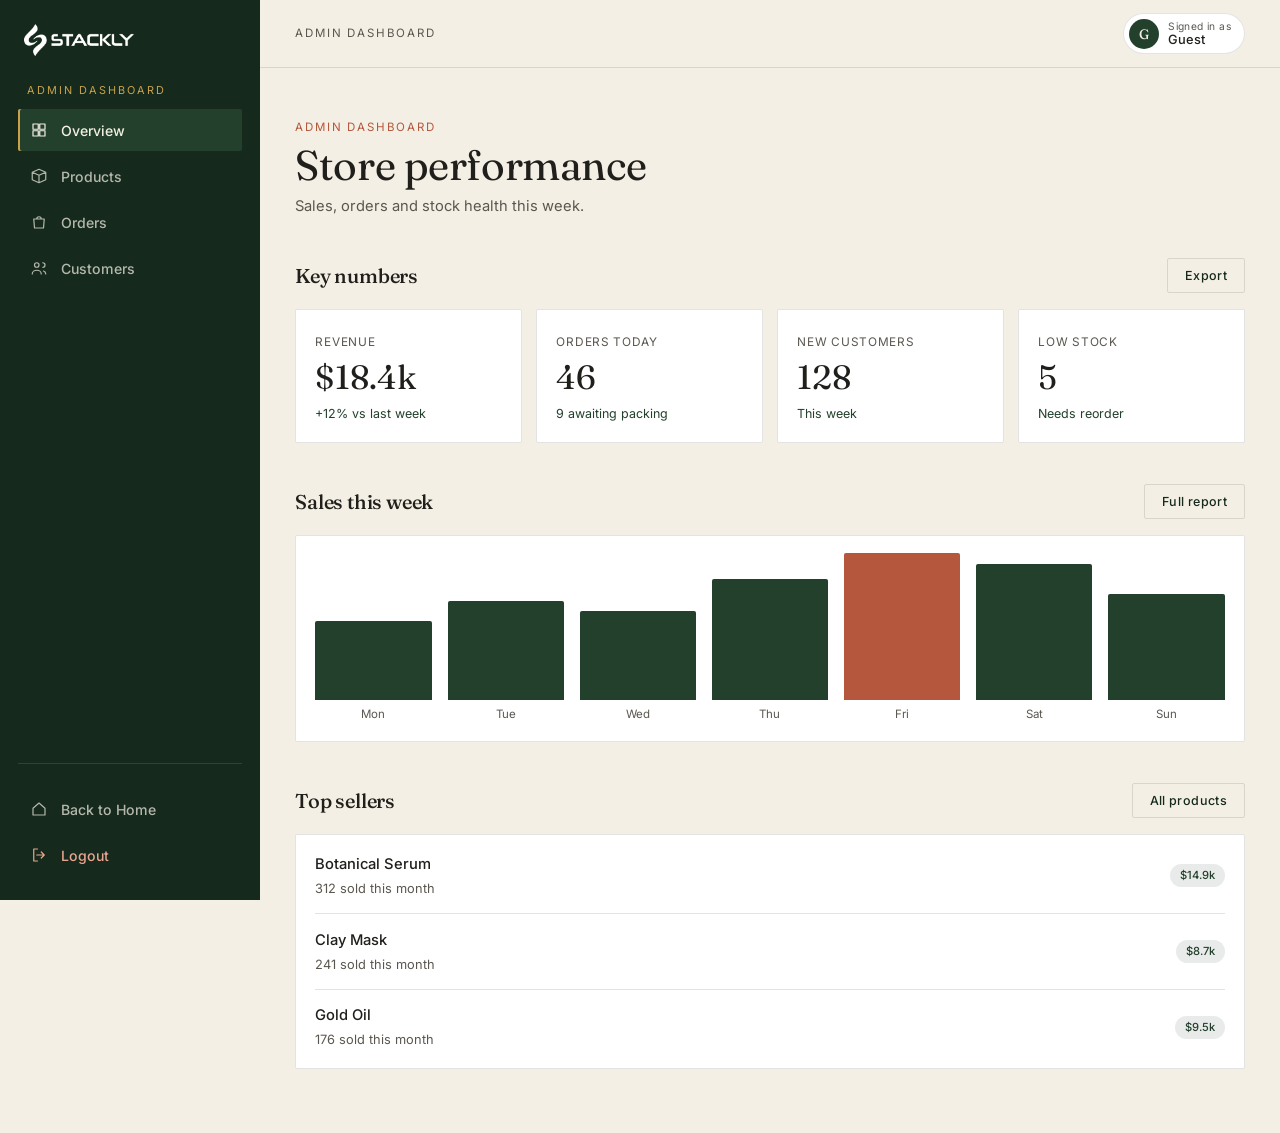
<file: admin-dashboard.html>
<!DOCTYPE html>
<html lang="en">
<head>
<meta charset="UTF-8">
<meta name="viewport" content="width=device-width, initial-scale=1.0">
<title>Admin Dashboard — Stackly</title>
<link rel="preconnect" href="https://fonts.googleapis.com">
<link rel="preconnect" href="https://fonts.gstatic.com" crossorigin>
<link href="https://fonts.googleapis.com/css2?family=Fraunces:ital,opsz,wght@0,9..144,300;0,9..144,400;0,9..144,500;0,9..144,600;1,9..144,400;1,9..144,500&family=Inter:wght@300;400;500;600&display=swap" rel="stylesheet">
<link rel="stylesheet" href="assets/css/style.css">
<link rel="stylesheet" href="assets/css/dashboard.css">
</head>
<body data-role="admin">

<div class="dash-shell">

  <div class="side" id="side">
    <a href="admin-dashboard.html" class="side__logo"><img src="assets/images/stackly-logo.webp" alt="Stackly"></a>
    <p class="side__role">Admin Dashboard</p>
    <div class="menu" id="menu">
      <button type="button" class="is-active" data-id="overview">
        <svg viewBox="0 0 24 24"><path d="M4 4h7v7H4zM13 4h7v7h-7zM4 13h7v7H4zM13 13h7v7h-7z" /></svg>
        Overview
      </button>
      <button type="button" data-id="products">
        <svg viewBox="0 0 24 24"><path d="M3 7l9-4 9 4v10l-9 4-9-4zM3 7l9 4 9-4M12 11v10" /></svg>
        Products
      </button>
      <button type="button" data-id="orders">
        <svg viewBox="0 0 24 24"><path d="M5 8h14l-1 12H6zM9 8a3 3 0 016 0" /></svg>
        Orders
      </button>
      <button type="button" data-id="customers">
        <svg viewBox="0 0 24 24">
          <path
            d="M9 11a3 3 0 100-6 3 3 0 000 6zM3 20c0-3 3-5 6-5s6 2 6 5M17 11a3 3 0 000-6M21 20c0-2-1.5-3.5-3-4"
          />
        </svg>
        Customers
      </button>
    </div>
    <div class="side__foot">
      <a href="index.html"><svg viewBox="0 0 24 24"><path d="M4 11l8-7 8 7v9H4z"/></svg>Back to Home</a>
      <a href="login.html"><svg viewBox="0 0 24 24"><path d="M10 4H5v16h5M15 8l4 4-4 4M19 12H9"/></svg>Logout</a>
    </div>
  </div>
  <div class="scrim" id="scrim"></div>

  <div class="main">
    <div class="top">
      <button type="button" class="burger" id="burger" aria-label="Toggle menu"><span></span></button>
      <span class="top__title">Admin Dashboard</span>
      <div class="who"><i id="whoAvatar">G</i><div><small>Signed in as</small><b id="who"></b></div></div>
    </div>
    <div class="content" id="content">
      <div class="panel is-active" id="panel-overview">
        <div class="panel__head">
          <span class="eyebrow-s">Admin Dashboard</span>
          <h1>Store performance</h1>
          <p>Sales, orders and stock health this week.</p>
        </div>
        <section class="sec">
          <div class="sec__head">
            <h3>Key numbers</h3>
            <a class="dbtn dbtn--ghost" href="404.html">Export</a>
          </div>
          <div class="stats">
            <div class="card stat">
              <span>Revenue</span>
              <strong>$18.4k</strong>
              <small>+12% vs last week</small>
            </div>
            <div class="card stat">
              <span>Orders today</span>
              <strong>46</strong>
              <small>9 awaiting packing</small>
            </div>
            <div class="card stat">
              <span>New customers</span>
              <strong>128</strong>
              <small>This week</small>
            </div>
            <div class="card stat">
              <span>Low stock</span>
              <strong>5</strong>
              <small>Needs reorder</small>
            </div>
          </div>
        </section>
        <section class="sec">
          <div class="sec__head">
            <h3>Sales this week</h3>
            <a class="dbtn dbtn--ghost" href="404.html">Full report</a>
          </div>
          <div class="card">
            <div class="bars">
              <div>
                <i style="height: 46%"></i>
                Mon
              </div>
              <div>
                <i style="height: 58%"></i>
                Tue
              </div>
              <div>
                <i style="height: 52%"></i>
                Wed
              </div>
              <div>
                <i style="height: 71%"></i>
                Thu
              </div>
              <div>
                <i style="height: 94%"></i>
                Fri
              </div>
              <div>
                <i style="height: 80%"></i>
                Sat
              </div>
              <div>
                <i style="height: 62%"></i>
                Sun
              </div>
            </div>
          </div>
        </section>
        <section class="sec">
          <div class="sec__head">
            <h3>Top sellers</h3>
            <a class="dbtn dbtn--ghost" href="404.html">All products</a>
          </div>
          <div class="card rows">
            <div class="row">
              <div>
                <b>Botanical Serum</b>
                <small>312 sold this month</small>
              </div>
              <span class="badge">$14.9k</span>
            </div>
            <div class="row">
              <div>
                <b>Clay Mask</b>
                <small>241 sold this month</small>
              </div>
              <span class="badge">$8.7k</span>
            </div>
            <div class="row">
              <div>
                <b>Gold Oil</b>
                <small>176 sold this month</small>
              </div>
              <span class="badge">$9.5k</span>
            </div>
          </div>
        </section>
      </div>
      <div class="panel" id="panel-products">
        <div class="panel__head">
          <span class="eyebrow-s">Admin Dashboard</span>
          <h1>Products</h1>
          <p>Manage your catalogue, stock levels and collections.</p>
        </div>
        <section class="sec">
          <div class="sec__head">
            <h3>Catalogue</h3>
            <a class="dbtn dbtn--ghost" href="404.html">Add product</a>
          </div>
          <div class="card tbl">
            <table>
              <thead>
                <tr>
                  <th>Product</th>
                  <th>Price</th>
                  <th>Stock</th>
                  <th>Status</th>
                  <th></th>
                </tr>
              </thead>
              <tbody>
                <tr>
                  <td>Botanical Serum</td>
                  <td>$48</td>
                  <td>84</td>
                  <td><span class="badge">Live</span></td>
                  <td><a class="dbtn dbtn--ghost" href="404.html">Edit</a></td>
                </tr>
                <tr>
                  <td>Clay Mask</td>
                  <td>$36</td>
                  <td>12</td>
                  <td><span class="badge badge--clay">Low</span></td>
                  <td><a class="dbtn dbtn--ghost" href="404.html">Edit</a></td>
                </tr>
                <tr>
                  <td>Gold Oil</td>
                  <td>$54</td>
                  <td>61</td>
                  <td><span class="badge">Live</span></td>
                  <td><a class="dbtn dbtn--ghost" href="404.html">Edit</a></td>
                </tr>
                <tr>
                  <td>Night Cream</td>
                  <td>$62</td>
                  <td>0</td>
                  <td><span class="badge badge--clay">Sold out</span></td>
                  <td><a class="dbtn dbtn--ghost" href="404.html">Edit</a></td>
                </tr>
              </tbody>
            </table>
          </div>
        </section>
        <section class="sec">
          <div class="sec__head">
            <h3>Stock alerts</h3>
            <a class="dbtn dbtn--ghost" href="404.html">Reorder all</a>
          </div>
          <div class="card rows">
            <div class="row">
              <div>
                <b>Clay Mask 50ml</b>
                <small>Only 12 units left</small>
              </div>
              <a class="dbtn" href="404.html">Reorder</a>
            </div>
            <div class="row">
              <div>
                <b>Night Cream 40ml</b>
                <small>Out of stock since Monday</small>
              </div>
              <a class="dbtn" href="404.html">Reorder</a>
            </div>
          </div>
        </section>
        <section class="sec">
          <div class="sec__head">
            <h3>Collections</h3>
            <a class="dbtn dbtn--ghost" href="404.html">New collection</a>
          </div>
          <div class="tiles">
            <div class="card tile">
              <div class="tile__sw" style="background: linear-gradient(135deg, #22402c, #3d6a4b)">
                <img
                  src="assets/images/bakuchiol.webp"
                  alt="Face"
                  loading="lazy"
                  onerror="this.remove()"
                />
              </div>
              <div class="tile__body">
                <b>Face</b>
                <small>14 products</small>
                <a class="dbtn dbtn--ghost" href="404.html">Manage</a>
              </div>
            </div>
            <div class="card tile">
              <div class="tile__sw" style="background: linear-gradient(135deg, #b4573c, #d98466)">
                <img
                  src="assets/images/creams.webp"
                  alt="Body"
                  loading="lazy"
                  onerror="this.remove()"
                />
              </div>
              <div class="tile__body">
                <b>Body</b>
                <small>9 products</small>
                <a class="dbtn dbtn--ghost" href="404.html">Manage</a>
              </div>
            </div>
            <div class="card tile">
              <div class="tile__sw" style="background: linear-gradient(135deg, #c9a24b, #e6cb85)">
                <img
                  src="assets/images/lip-balm.webp"
                  alt="Gift sets"
                  loading="lazy"
                  onerror="this.remove()"
                />
              </div>
              <div class="tile__body">
                <b>Gift sets</b>
                <small>6 products</small>
                <a class="dbtn dbtn--ghost" href="404.html">Manage</a>
              </div>
            </div>
          </div>
        </section>
      </div>
      <div class="panel" id="panel-orders">
        <div class="panel__head">
          <span class="eyebrow-s">Admin Dashboard</span>
          <h1>Orders</h1>
          <p>Process, ship and resolve orders.</p>
        </div>
        <section class="sec">
          <div class="sec__head"><h3>Order status</h3></div>
          <div class="stats">
            <div class="card stat">
              <span>Pending</span>
              <strong>9</strong>
              <small>To pack today</small>
            </div>
            <div class="card stat">
              <span>Shipped</span>
              <strong>31</strong>
              <small>In transit</small>
            </div>
            <div class="card stat">
              <span>Refunds</span>
              <strong>3</strong>
              <small>Awaiting review</small>
            </div>
          </div>
        </section>
        <section class="sec">
          <div class="sec__head">
            <h3>Order queue</h3>
            <a class="dbtn dbtn--ghost" href="404.html">Print labels</a>
          </div>
          <div class="card tbl">
            <table>
              <thead>
                <tr>
                  <th>Order</th>
                  <th>Customer</th>
                  <th>Total</th>
                  <th>Status</th>
                  <th></th>
                </tr>
              </thead>
              <tbody>
                <tr>
                  <td>#ST-2049</td>
                  <td>Meera K.</td>
                  <td>$92</td>
                  <td><span class="badge badge--gold">Pending</span></td>
                  <td><a class="dbtn dbtn--ghost" href="404.html">Open</a></td>
                </tr>
                <tr>
                  <td>#ST-2048</td>
                  <td>Aarav S.</td>
                  <td>$48</td>
                  <td><span class="badge">Packed</span></td>
                  <td><a class="dbtn dbtn--ghost" href="404.html">Open</a></td>
                </tr>
                <tr>
                  <td>#ST-2047</td>
                  <td>Lina P.</td>
                  <td>$134</td>
                  <td><span class="badge">Shipped</span></td>
                  <td><a class="dbtn dbtn--ghost" href="404.html">Open</a></td>
                </tr>
                <tr>
                  <td>#ST-2046</td>
                  <td>Rohan D.</td>
                  <td>$36</td>
                  <td><span class="badge badge--clay">Refund</span></td>
                  <td><a class="dbtn dbtn--ghost" href="404.html">Open</a></td>
                </tr>
              </tbody>
            </table>
          </div>
        </section>
        <section class="sec">
          <div class="sec__head">
            <h3>Fulfilment</h3>
            <a class="dbtn dbtn--ghost" href="404.html">Settings</a>
          </div>
          <div class="card rows">
            <div class="row">
              <div>
                <b>Chennai warehouse</b>
                <small>Cut-off for same-day dispatch: 3 pm</small>
              </div>
              <a class="dbtn dbtn--ghost" href="404.html">Manage</a>
            </div>
            <div class="row">
              <div>
                <b>Courier partners</b>
                <small>3 active carriers</small>
              </div>
              <a class="dbtn dbtn--ghost" href="404.html">Manage</a>
            </div>
          </div>
        </section>
      </div>
      <div class="panel" id="panel-customers">
        <div class="panel__head">
          <span class="eyebrow-s">Admin Dashboard</span>
          <h1>Customers</h1>
          <p>Who is shopping, and what they are saying.</p>
        </div>
        <section class="sec">
          <div class="sec__head">
            <h3>Audience</h3>
            <a class="dbtn dbtn--ghost" href="404.html">Export</a>
          </div>
          <div class="stats">
            <div class="card stat">
              <span>Total</span>
              <strong>4,820</strong>
              <small>+128 this week</small>
            </div>
            <div class="card stat">
              <span>Returning</span>
              <strong>38%</strong>
              <small>Up 4 pts</small>
            </div>
            <div class="card stat">
              <span>Avg basket</span>
              <strong>$67</strong>
              <small>Per order</small>
            </div>
          </div>
        </section>
        <section class="sec">
          <div class="sec__head">
            <h3>Recent sign-ups</h3>
            <a class="dbtn dbtn--ghost" href="404.html">View all</a>
          </div>
          <div class="card tbl">
            <table>
              <thead>
                <tr>
                  <th>Name</th>
                  <th>Joined</th>
                  <th>Orders</th>
                  <th></th>
                </tr>
              </thead>
              <tbody>
                <tr>
                  <td>Meera K.</td>
                  <td>Today</td>
                  <td>1</td>
                  <td><a class="dbtn dbtn--ghost" href="404.html">Profile</a></td>
                </tr>
                <tr>
                  <td>Aarav S.</td>
                  <td>Yesterday</td>
                  <td>2</td>
                  <td><a class="dbtn dbtn--ghost" href="404.html">Profile</a></td>
                </tr>
                <tr>
                  <td>Lina P.</td>
                  <td>3 days ago</td>
                  <td>1</td>
                  <td><a class="dbtn dbtn--ghost" href="404.html">Profile</a></td>
                </tr>
              </tbody>
            </table>
          </div>
        </section>
        <section class="sec">
          <div class="sec__head">
            <h3>Latest feedback</h3>
            <a class="dbtn dbtn--ghost" href="404.html">All reviews</a>
          </div>
          <div class="card rows">
            <div class="row">
              <div>
                <b>"Skin felt calmer in a week."</b>
                <small>Botanical Serum · 5 stars</small>
              </div>
              <a class="dbtn dbtn--ghost" href="404.html">Reply</a>
            </div>
            <div class="row">
              <div>
                <b>"Packaging arrived slightly dented."</b>
                <small>Clay Mask · 3 stars</small>
              </div>
              <a class="dbtn" href="404.html">Reply</a>
            </div>
          </div>
        </section>
      </div>
    </div>
  </div>

</div>

<script src="assets/js/dashboard.js"></script>
</body>
</html>
</file>
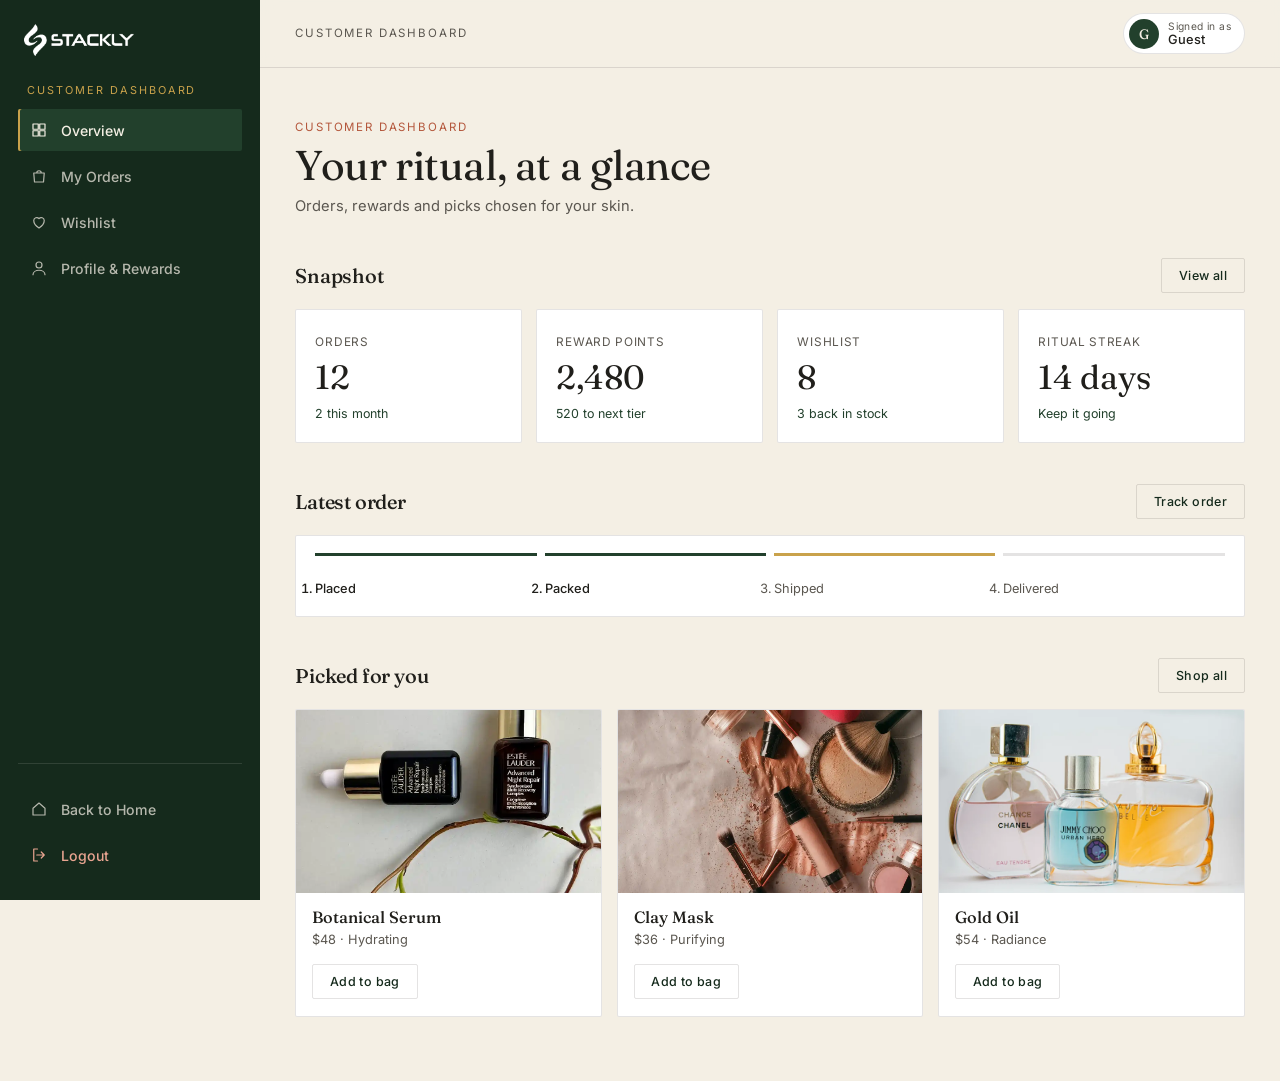
<file: customer-dashboard.html>
<!DOCTYPE html>
<html lang="en">
<head>
<meta charset="UTF-8">
<meta name="viewport" content="width=device-width, initial-scale=1.0">
<title>Customer Dashboard — Stackly</title>
<link rel="preconnect" href="https://fonts.googleapis.com">
<link rel="preconnect" href="https://fonts.gstatic.com" crossorigin>
<link href="https://fonts.googleapis.com/css2?family=Fraunces:ital,opsz,wght@0,9..144,300;0,9..144,400;0,9..144,500;0,9..144,600;1,9..144,400;1,9..144,500&family=Inter:wght@300;400;500;600&display=swap" rel="stylesheet">
<link rel="stylesheet" href="assets/css/style.css">
<link rel="stylesheet" href="assets/css/dashboard.css">
</head>
<body data-role="customer">

<div class="dash-shell">

  <div class="side" id="side">
    <a href="customer-dashboard.html" class="side__logo"><img src="assets/images/stackly-logo.webp" alt="Stackly"></a>
    <p class="side__role">Customer Dashboard</p>
    <div class="menu" id="menu">
      <button type="button" class="is-active" data-id="overview">
        <svg viewBox="0 0 24 24"><path d="M4 4h7v7H4zM13 4h7v7h-7zM4 13h7v7H4zM13 13h7v7h-7z" /></svg>
        Overview
      </button>
      <button type="button" data-id="orders">
        <svg viewBox="0 0 24 24"><path d="M5 8h14l-1 12H6zM9 8a3 3 0 016 0" /></svg>
        My Orders
      </button>
      <button type="button" data-id="wishlist">
        <svg viewBox="0 0 24 24"><path d="M12 20s-7-4.5-7-10a4 4 0 017-2.5A4 4 0 0119 10c0 5.5-7 10-7 10z" /></svg>
        Wishlist
      </button>
      <button type="button" data-id="account">
        <svg viewBox="0 0 24 24"><path d="M12 12a4 4 0 100-8 4 4 0 000 8zM4 21c0-4 4-6 8-6s8 2 8 6" /></svg>
        Profile & Rewards
      </button>
    </div>
    <div class="side__foot">
      <a href="index.html"><svg viewBox="0 0 24 24"><path d="M4 11l8-7 8 7v9H4z"/></svg>Back to Home</a>
      <a href="login.html"><svg viewBox="0 0 24 24"><path d="M10 4H5v16h5M15 8l4 4-4 4M19 12H9"/></svg>Logout</a>
    </div>
  </div>
  <div class="scrim" id="scrim"></div>

  <div class="main">
    <div class="top">
      <button type="button" class="burger" id="burger" aria-label="Toggle menu"><span></span></button>
      <span class="top__title">Customer Dashboard</span>
      <div class="who"><i id="whoAvatar">G</i><div><small>Signed in as</small><b id="who"></b></div></div>
    </div>
    <div class="content" id="content">
      <div class="panel is-active" id="panel-overview">
        <div class="panel__head">
          <span class="eyebrow-s">Customer Dashboard</span>
          <h1>Your ritual, at a glance</h1>
          <p>Orders, rewards and picks chosen for your skin.</p>
        </div>
        <section class="sec">
          <div class="sec__head">
            <h3>Snapshot</h3>
            <a class="dbtn dbtn--ghost" href="404.html">View all</a>
          </div>
          <div class="stats">
            <div class="card stat">
              <span>Orders</span>
              <strong>12</strong>
              <small>2 this month</small>
            </div>
            <div class="card stat">
              <span>Reward points</span>
              <strong>2,480</strong>
              <small>520 to next tier</small>
            </div>
            <div class="card stat">
              <span>Wishlist</span>
              <strong>8</strong>
              <small>3 back in stock</small>
            </div>
            <div class="card stat">
              <span>Ritual streak</span>
              <strong>14 days</strong>
              <small>Keep it going</small>
            </div>
          </div>
        </section>
        <section class="sec">
          <div class="sec__head">
            <h3>Latest order</h3>
            <a class="dbtn dbtn--ghost" href="404.html">Track order</a>
          </div>
          <div class="card">
            <ol class="steps">
              <li class="done">Placed</li>
              <li class="done">Packed</li>
              <li class="now">Shipped</li>
              <li class="">Delivered</li>
            </ol>
          </div>
        </section>
        <section class="sec">
          <div class="sec__head">
            <h3>Picked for you</h3>
            <a class="dbtn dbtn--ghost" href="404.html">Shop all</a>
          </div>
          <div class="tiles">
            <div class="card tile">
              <div class="tile__sw" style="background: linear-gradient(135deg, #22402c, #3d6a4b)">
                <img
                  src="assets/images/night-serum.webp"
                  alt="Botanical Serum"
                  loading="lazy"
                  onerror="this.remove()"
                />
              </div>
              <div class="tile__body">
                <b>Botanical Serum</b>
                <small>$48 · Hydrating</small>
                <a class="dbtn dbtn--ghost" href="404.html">Add to bag</a>
              </div>
            </div>
            <div class="card tile">
              <div class="tile__sw" style="background: linear-gradient(135deg, #b4573c, #d98466)">
                <img
                  src="assets/images/foundation.webp"
                  alt="Clay Mask"
                  loading="lazy"
                  onerror="this.remove()"
                />
              </div>
              <div class="tile__body">
                <b>Clay Mask</b>
                <small>$36 · Purifying</small>
                <a class="dbtn dbtn--ghost" href="404.html">Add to bag</a>
              </div>
            </div>
            <div class="card tile">
              <div class="tile__sw" style="background: linear-gradient(135deg, #c9a24b, #e6cb85)">
                <img
                  src="assets/images/fragrance.webp"
                  alt="Gold Oil"
                  loading="lazy"
                  onerror="this.remove()"
                />
              </div>
              <div class="tile__body">
                <b>Gold Oil</b>
                <small>$54 · Radiance</small>
                <a class="dbtn dbtn--ghost" href="404.html">Add to bag</a>
              </div>
            </div>
          </div>
        </section>
      </div>
      <div class="panel" id="panel-orders">
        <div class="panel__head">
          <span class="eyebrow-s">Customer Dashboard</span>
          <h1>My orders</h1>
          <p>Follow deliveries, reorder favourites and manage returns.</p>
        </div>
        <section class="sec">
          <div class="sec__head">
            <h3>Active delivery</h3>
            <a class="dbtn dbtn--ghost" href="404.html">Live map</a>
          </div>
          <div class="card rows">
            <div class="row">
              <div>
                <b>Order #ST-2041</b>
                <small>Botanical Serum + Clay Mask · arriving Friday</small>
              </div>
              <span class="badge badge--gold">Shipped</span>
            </div>
          </div>
        </section>
        <section class="sec">
          <div class="sec__head">
            <h3>Order history</h3>
            <a class="dbtn dbtn--ghost" href="404.html">Download all</a>
          </div>
          <div class="card tbl">
            <table>
              <thead>
                <tr>
                  <th>Order</th>
                  <th>Date</th>
                  <th>Items</th>
                  <th>Total</th>
                  <th>Status</th>
                  <th></th>
                </tr>
              </thead>
              <tbody>
                <tr>
                  <td>#ST-2041</td>
                  <td>24 Sep</td>
                  <td>2</td>
                  <td>$84</td>
                  <td><span class="badge badge--gold">Shipped</span></td>
                  <td><a class="dbtn dbtn--ghost" href="404.html">Invoice</a></td>
                </tr>
                <tr>
                  <td>#ST-1988</td>
                  <td>02 Sep</td>
                  <td>3</td>
                  <td>$126</td>
                  <td><span class="badge">Delivered</span></td>
                  <td><a class="dbtn dbtn--ghost" href="404.html">Reorder</a></td>
                </tr>
                <tr>
                  <td>#ST-1902</td>
                  <td>11 Aug</td>
                  <td>1</td>
                  <td>$48</td>
                  <td><span class="badge">Delivered</span></td>
                  <td><a class="dbtn dbtn--ghost" href="404.html">Reorder</a></td>
                </tr>
                <tr>
                  <td>#ST-1855</td>
                  <td>19 Jul</td>
                  <td>2</td>
                  <td>$72</td>
                  <td><span class="badge badge--clay">Returned</span></td>
                  <td><a class="dbtn dbtn--ghost" href="404.html">Invoice</a></td>
                </tr>
              </tbody>
            </table>
          </div>
        </section>
        <section class="sec">
          <div class="sec__head">
            <h3>Returns & help</h3>
            <a class="dbtn dbtn--ghost" href="404.html">Contact us</a>
          </div>
          <div class="card rows">
            <div class="row">
              <div>
                <b>Start a return</b>
                <small>Free within 30 days of delivery</small>
              </div>
              <a class="dbtn" href="404.html">Begin</a>
            </div>
            <div class="row">
              <div>
                <b>Shipping information</b>
                <small>Delivery times and tracking</small>
              </div>
              <a class="dbtn dbtn--ghost" href="404.html">Read</a>
            </div>
          </div>
        </section>
      </div>
      <div class="panel" id="panel-wishlist">
        <div class="panel__head">
          <span class="eyebrow-s">Customer Dashboard</span>
          <h1>Saved favourites</h1>
          <p>Everything you've bookmarked, in one calm place.</p>
        </div>
        <section class="sec">
          <div class="sec__head">
            <h3>Wishlist</h3>
            <a class="dbtn dbtn--ghost" href="404.html">Share list</a>
          </div>
          <div class="tiles">
            <div class="card tile">
              <div class="tile__sw" style="background: linear-gradient(135deg, #b4573c, #d98466)">
                <img
                  src="assets/images/image.webp"
                  alt="Rose Cleanser"
                  loading="lazy"
                  onerror="this.remove()"
                />
              </div>
              <div class="tile__body">
                <b>Rose Cleanser</b>
                <small>$28</small>
                <a class="dbtn dbtn--ghost" href="404.html">Move to bag</a>
              </div>
            </div>
            <div class="card tile">
              <div class="tile__sw" style="background: linear-gradient(135deg, #eee6d6, #d9cbb0)">
                <img
                  src="assets/images/cleansing-balm.webp"
                  alt="Night Cream"
                  loading="lazy"
                  onerror="this.remove()"
                />
              </div>
              <div class="tile__body">
                <b>Night Cream</b>
                <small>$62</small>
                <a class="dbtn dbtn--ghost" href="404.html">Move to bag</a>
              </div>
            </div>
            <div class="card tile">
              <div class="tile__sw" style="background: linear-gradient(135deg, #c9a24b, #e6cb85)">
                <img
                  src="assets/images/pink-lip-balm.webp"
                  alt="Lip Balm Duo"
                  loading="lazy"
                  onerror="this.remove()"
                />
              </div>
              <div class="tile__body">
                <b>Lip Balm Duo</b>
                <small>$22</small>
                <a class="dbtn dbtn--ghost" href="404.html">Move to bag</a>
              </div>
            </div>
            <div class="card tile">
              <div class="tile__sw" style="background: linear-gradient(135deg, #22402c, #3d6a4b)">
                <img
                  src="assets/images/products.webp"
                  alt="Body Oil"
                  loading="lazy"
                  onerror="this.remove()"
                />
              </div>
              <div class="tile__body">
                <b>Body Oil</b>
                <small>$44</small>
                <a class="dbtn dbtn--ghost" href="404.html">Move to bag</a>
              </div>
            </div>
          </div>
        </section>
        <section class="sec">
          <div class="sec__head"><h3>Back in stock</h3></div>
          <div class="card rows">
            <div class="row">
              <div>
                <b>Botanical Serum 30ml</b>
                <small>Available again today</small>
              </div>
              <a class="dbtn" href="404.html">Buy now</a>
            </div>
            <div class="row">
              <div>
                <b>Clay Mask 50ml</b>
                <small>Only 6 left</small>
              </div>
              <a class="dbtn" href="404.html">Buy now</a>
            </div>
          </div>
        </section>
        <section class="sec">
          <div class="sec__head">
            <h3>Build a ritual</h3>
            <a class="dbtn dbtn--ghost" href="404.html">Browse sets</a>
          </div>
          <div class="card rows">
            <div class="row">
              <div>
                <b>Morning glow set</b>
                <small>Cleanser · serum · SPF — save 15%</small>
              </div>
              <a class="dbtn dbtn--ghost" href="404.html">View set</a>
            </div>
            <div class="row">
              <div>
                <b>Evening repair set</b>
                <small>Oil cleanser · night cream — save 12%</small>
              </div>
              <a class="dbtn dbtn--ghost" href="404.html">View set</a>
            </div>
          </div>
        </section>
      </div>
      <div class="panel" id="panel-account">
        <div class="panel__head">
          <span class="eyebrow-s">Customer Dashboard</span>
          <h1>Profile & rewards</h1>
          <p>Your details, tier progress and preferences.</p>
        </div>
        <section class="sec">
          <div class="sec__head">
            <h3>Rewards</h3>
            <a class="dbtn dbtn--ghost" href="404.html">Redeem</a>
          </div>
          <div class="stats">
            <div class="card stat">
              <span>Tier</span>
              <strong>Botanist</strong>
              <small>Gold at 3,000 pts</small>
            </div>
            <div class="card stat">
              <span>Points</span>
              <strong>2,480</strong>
              <small>+120 this month</small>
            </div>
            <div class="card stat">
              <span>Vouchers</span>
              <strong>2</strong>
              <small>Expire in 30 days</small>
            </div>
          </div>
        </section>
        <section class="sec">
          <div class="sec__head">
            <h3>Saved details</h3>
            <a class="dbtn dbtn--ghost" href="404.html">Edit</a>
          </div>
          <div class="card rows">
            <div class="row">
              <div>
                <b>Delivery address</b>
                <small>12 Garden Lane, Chennai 600001</small>
              </div>
              <a class="dbtn dbtn--ghost" href="404.html">Change</a>
            </div>
            <div class="row">
              <div>
                <b>Payment method</b>
                <small>Card ending 4417</small>
              </div>
              <a class="dbtn dbtn--ghost" href="404.html">Change</a>
            </div>
          </div>
        </section>
        <section class="sec">
          <div class="sec__head">
            <h3>Preferences</h3>
            <a class="dbtn dbtn--ghost" href="404.html">Save</a>
          </div>
          <div class="card rows">
            <div class="row">
              <div>
                <b>Skin type</b>
                <small>Combination · sensitive</small>
              </div>
              <a class="dbtn dbtn--ghost" href="404.html">Update</a>
            </div>
            <div class="row">
              <div>
                <b>Email updates</b>
                <small>New formulas and offers</small>
              </div>
              <span class="badge">On</span>
            </div>
          </div>
        </section>
      </div>
    </div>
  </div>

</div>

<script src="assets/js/dashboard.js"></script>
</body>
</html>
</file>
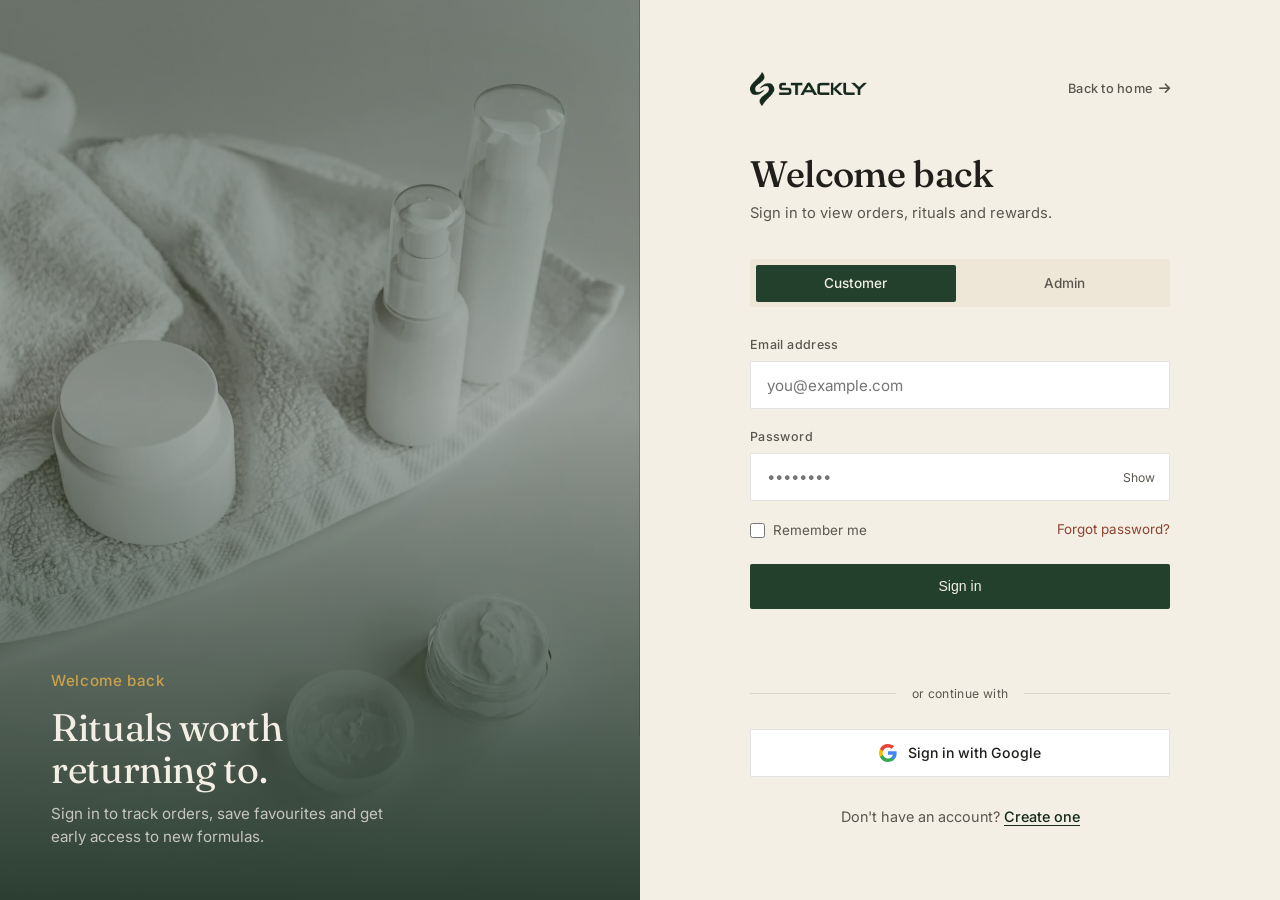
<file: login.html>
<!DOCTYPE html>
<html lang="en">
<head>
<meta charset="UTF-8">
<meta name="viewport" content="width=device-width, initial-scale=1.0">
<title>Login — Stackly</title>
<meta name="description" content="Sign in to your Stackly account.">
<link rel="preconnect" href="https://fonts.googleapis.com">
<link rel="preconnect" href="https://fonts.gstatic.com" crossorigin>
 <link rel="stylesheet" href="https://cdnjs.cloudflare.com/ajax/libs/font-awesome/6.5.2/css/all.min.css">
<link href="https://fonts.googleapis.com/css2?family=Fraunces:ital,opsz,wght@0,9..144,300;0,9..144,400;0,9..144,500;0,9..144,600;1,9..144,400;1,9..144,500&family=Inter:wght@300;400;500;600&display=swap" rel="stylesheet">
<link rel="stylesheet" href="assets/css/style.css">
<link rel="stylesheet" href="assets/css/auth.css">
</head>
<body>

<div class="authpage">

  <div class="authpage__visual">
    <img src="assets/images/cosmetics.webp" alt="cosmetics">
    <div class="authpage__visual-copy">
      <p class="eyebrow">Welcome back</p>
      <h2>Rituals worth returning to.</h2>
      <p>Sign in to track orders, save favourites and get early access to new formulas.</p>
    </div>
  </div>

  <div class="authpage__form-side">
    <div class="authcard">
      <div class="authcard__topbar">
        <a href="index.html" class="authcard__mark">
          <img src="assets/images/stackly-logo.webp" alt="Stackly">
        </a>
        <a href="index.html" class="authcard__back">Back to home <span aria-hidden="true"><i class="fa-solid fa-arrow-right"></i></span></a>
      </div>

      <div class="authcard__head">
        <h1 id="loginHeading">Welcome back</h1>
        <p id="loginSub">Sign in to view orders, rituals and rewards.</p>
      </div>

      <div class="authtabs" role="tablist" aria-label="Login as">
        <button type="button" class="authtab is-active" data-role="customer">Customer</button>
        <button type="button" class="authtab" data-role="admin">Admin</button>
      </div>

      <form class="authform" id="loginForm" novalidate>
        <div class="authfield" id="loginEmailField">
          <label for="loginEmail">Email address</label>
          <div class="authfield__control">
            <input type="email" id="loginEmail" placeholder="you@example.com" autocomplete="off">
          </div>
          <span class="authfield__error"></span>
        </div>

        <div class="authfield" id="loginPasswordField">
          <label for="loginPassword">Password</label>
          <div class="authfield__control">
            <input type="password" id="loginPassword" placeholder="••••••••" autocomplete="off">
            <button type="button" class="authfield__toggle">Show</button>
          </div>
          <span class="authfield__error"></span>
        </div>

        <div class="authform__row">
          <label class="authform__remember">
            <input type="checkbox"> Remember me
          </label>
          <a href="404.html" class="authform__forgot">Forgot password?</a>
        </div>

        <button type="submit" class="btn btn--solid">Sign in</button>
        <p class="authnote" id="loginNote"></p>
      </form>

      <div class="authdivider">or continue with</div>

      <div class="authsocial">
        <a href="404.html" type="button" class="authsocial-btn" id="googleLoginBtn">
          <svg width="18" height="18" viewBox="0 0 18 18"><path fill="#4285F4" d="M17.64 9.2c0-.64-.06-1.25-.16-1.84H9v3.48h4.84a4.14 4.14 0 0 1-1.8 2.72v2.26h2.9c1.7-1.57 2.7-3.88 2.7-6.62z"/><path fill="#34A853" d="M9 18c2.43 0 4.47-.8 5.96-2.18l-2.9-2.26c-.8.54-1.84.86-3.06.86-2.35 0-4.34-1.59-5.05-3.72H.98v2.33A9 9 0 0 0 9 18z"/><path fill="#FBBC05" d="M3.95 10.7A5.4 5.4 0 0 1 3.66 9c0-.59.1-1.17.29-1.7V4.97H.98A9 9 0 0 0 0 9c0 1.45.35 2.83.98 4.03l2.97-2.33z"/><path fill="#EA4335" d="M9 3.58c1.32 0 2.5.45 3.44 1.35l2.58-2.58C13.46.9 11.43 0 9 0A9 9 0 0 0 .98 4.97l2.97 2.33C4.66 5.17 6.65 3.58 9 3.58z"/></svg>
          Sign in with Google
        </a>
      </div>

      <p class="authcard__foot">Don't have an account? <a href="signup.html">Create one</a></p>
    </div>
  </div>

</div>

<script src="assets/js/auth.js"></script>
</body>
</html>
</file>
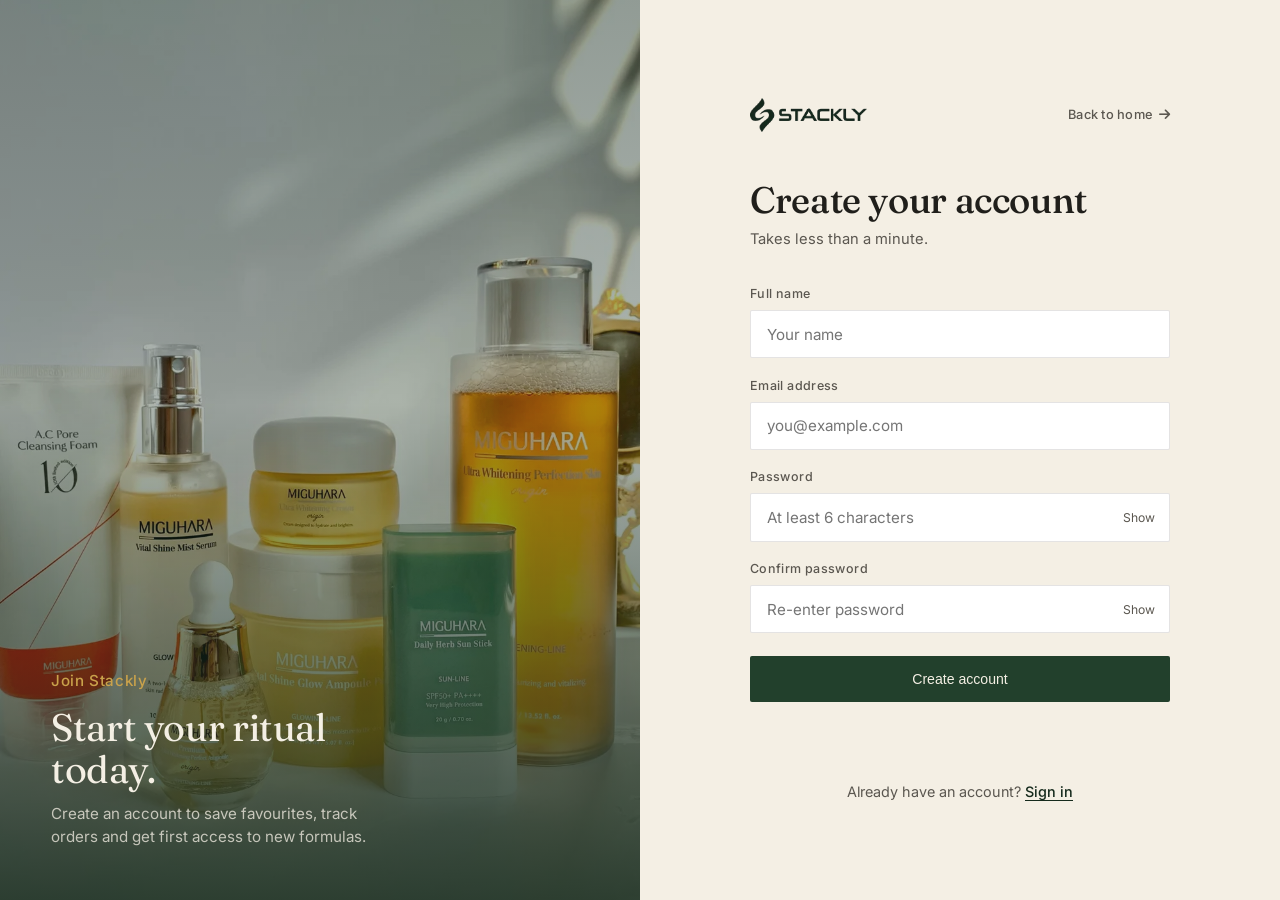
<file: signup.html>
<!DOCTYPE html>
<html lang="en">
<head>
<meta charset="UTF-8">
<meta name="viewport" content="width=device-width, initial-scale=1.0">
<title>Create an account — Stackly</title>
<meta name="description" content="Create your Stackly account.">
<link rel="preconnect" href="https://fonts.googleapis.com">
<link rel="preconnect" href="https://fonts.gstatic.com" crossorigin>
 <link rel="stylesheet" href="https://cdnjs.cloudflare.com/ajax/libs/font-awesome/6.5.2/css/all.min.css">
<link href="https://fonts.googleapis.com/css2?family=Fraunces:ital,opsz,wght@0,9..144,300;0,9..144,400;0,9..144,500;0,9..144,600;1,9..144,400;1,9..144,500&family=Inter:wght@300;400;500;600&display=swap" rel="stylesheet">
<link rel="stylesheet" href="assets/css/style.css">
<link rel="stylesheet" href="assets/css/auth.css">
</head>
<body>

<div class="authpage">

  <div class="authpage__visual">
    <img src="assets/images/products.webp" alt="Skincare products">
    <div class="authpage__visual-copy">
      <p class="eyebrow">Join Stackly</p>
      <h2>Start your ritual today.</h2>
      <p>Create an account to save favourites, track orders and get first access to new formulas.</p>
    </div>
  </div>

  <div class="authpage__form-side">
    <div class="authcard">
      <div class="authcard__topbar">
        <a href="index.html" class="authcard__mark">
          <img src="assets/images/stackly-logo.webp" alt="Stackly">
        </a>
        <a href="index.html" class="authcard__back">Back to home <span aria-hidden="true"><i class="fa-solid fa-arrow-right"></i></span></a>
      </div>

      <div class="authcard__head">
        <h1>Create your account</h1>
        <p>Takes less than a minute.</p>
      </div>

      <form class="authform" id="signupForm" novalidate>
        <div class="authfield" id="signupNameField">
          <label for="signupName">Full name</label>
          <div class="authfield__control">
            <input type="text" id="signupName" placeholder="Your name" autocomplete="off">
          </div>
          <span class="authfield__error"></span>
        </div>

        <div class="authfield" id="signupEmailField">
          <label for="signupEmail">Email address</label>
          <div class="authfield__control">
            <input type="email" id="signupEmail" placeholder="you@example.com" autocomplete="off">
          </div>
          <span class="authfield__error"></span>
        </div>

        <div class="authfield" id="signupPasswordField">
          <label for="signupPassword">Password</label>
          <div class="authfield__control">
            <input type="password" id="signupPassword" placeholder="At least 6 characters" autocomplete="off">
            <button type="button" class="authfield__toggle">Show</button>
          </div>
          <span class="authfield__error"></span>
        </div>

        <div class="authfield" id="signupConfirmField">
          <label for="signupConfirm">Confirm password</label>
          <div class="authfield__control">
            <input type="password" id="signupConfirm" placeholder="Re-enter password" autocomplete="off">
            <button type="button" class="authfield__toggle">Show</button>
          </div>
          <span class="authfield__error"></span>
        </div>

        <button type="submit" class="btn btn--solid">Create account</button>
        <p class="authnote" id="signupNote"></p>
      </form>

      <p class="authcard__foot">Already have an account? <a href="login.html">Sign in</a></p>
    </div>
  </div>

</div>

<script src="assets/js/auth.js"></script>
</body>
</html>
</file>
<file: assets/css/style.css>
/* ============================================
   Stackly — design tokens
   ============================================ */
:root {
  --forest:      #22402C;
  --forest-deep: #152A1C;
  --clay:        #B4573C;
  --clay-deep:   #8F4230;
  --gold:        #C9A24B;
  --ivory:       #F4EFE4;
  --ivory-warm:  #EEE6D6;
  --ink:         #201F1B;
  --ink-soft:    #5B5750;
  --line:        rgba(32,31,27,.12);
  --radius:      2px;
  --ff-display:  'Fraunces', serif;
  --ff-body:     'Inter', sans-serif;
  --ease:        cubic-bezier(.65,0,.35,1);
}

/* ============================================
   PRELOADER
   ============================================ */
#preloader {
  position: fixed;
  inset: 0;
  z-index: 9998;           /* just below .grain at 9999 */
  background: var(--forest-deep);
  display: flex;
  flex-direction: column;
  align-items: center;
  justify-content: center;
  gap: 2rem;
  transition: opacity .55s cubic-bezier(.65,0,.35,1),
              visibility 0s .55s;
}
#preloader.is-hidden {
  opacity: 0;
  visibility: hidden;
}

/* wordmark */
.preloader__mark {
  display: flex;
  align-items: center;
  justify-content: center;
  opacity: 0;
  animation: plMarkIn .6s cubic-bezier(.22,1,.36,1) .1s forwards;
}

.preloader__mark img {
  height: 40px;
  width: auto;
  object-fit: contain;
  display: block;
}

/* animated bar */
.preloader__bar {
  width: clamp(120px, 30vw, 200px);
  height: 1px;
  background: rgba(244,239,228,.18);
  position: relative;
  overflow: hidden;
}
.preloader__bar::after {
  content: '';
  position: absolute;
  top: 0; left: -100%;
  width: 100%; height: 100%;
  background: var(--gold);
  animation: plBarFill 1.4s cubic-bezier(.65,0,.35,1) .2s forwards;
}

/* tagline */
.preloader__tag {
  font-size: .72rem;
  letter-spacing: .18em;
  color: rgba(244,239,228,.4);
  text-transform: uppercase;
  opacity: 0;
  animation: plMarkIn .5s cubic-bezier(.22,1,.36,1) .35s forwards;
}

@keyframes plMarkIn {
  to { opacity: 1; }
}
@keyframes plBarFill {
  to { left: 0; }
}

/* keep page content hidden until preloader exits */
body.is-loading {
  overflow: hidden;
}
body.is-loading > *:not(#preloader):not(.grain) {
  visibility: hidden;
}

/* ============================================
   RESET / BASE
   ============================================ */
*, *::before, *::after { box-sizing: border-box; margin: 0; padding: 0; }
html  { scroll-behavior: auto; overflow-x: hidden; }
body  {
  font-family: var(--ff-body);
  background: var(--ivory);
  color: var(--ink);
  line-height: 1.5;
  -webkit-font-smoothing: antialiased;
  overflow-x: clip;   /* not 'hidden' — hidden + html hidden makes body a 2nd scroll container (double scrollbar) */
}
img   { display: block; max-width: 100%; width: 100%; height: 100%; object-fit: cover; }
a     { color: inherit; text-decoration: none; }
ul    { list-style: none; }
h1,h2,h3 { font-family: var(--ff-display); font-weight: 500; line-height: 1.08; letter-spacing: -.01em; }
h2    { font-size: clamp(2rem, 3.6vw, 3.4rem); font-weight: 400; }
h3    { font-size: 1.3rem; font-weight: 500; }
em    { font-style: italic; color: var(--clay); }

.body-lg {
  font-size: 1.05rem;
  color: var(--ink-soft);
  max-width: 46ch;
  line-height: 1.65;
}
.eyebrow {
  font-size: .78rem;
  letter-spacing: .04em;
  color: var(--clay-deep);
  font-weight: 500;
  margin-bottom: .9rem;
}
/* .grain {
  position: fixed; inset: 0; pointer-events: none; z-index: 9999; opacity: .035;
  /* background-image: url("data:image/svg+xml,%3Csvg xmlns='http://www.w3.org/2000/svg' width='120' height='120'%3E%3Cfilter id='n'%3E%3CfeTurbulence type='fractalNoise' baseFrequency='0.9' numOctaves='2' stitchTiles='stitch'/%3E%3C/filter%3E%3Crect width='100%25' height='100%25' filter='url(%23n)'/%3E%3C/svg%3E"); 
} */
section { position: relative; }
/* in-page anchors (hero rails, category chips) clear the fixed nav */
section[id] { scroll-margin-top: 5.5rem; }

/* ============================================
   BUTTONS
   ============================================ */
.btn {
  display: inline-flex; align-items: center; gap: .5rem;
  font-size: .88rem; font-weight: 500; padding: .85rem 1.6rem;
  border-radius: var(--radius); border: 1px solid transparent;
  transition: background .35s var(--ease), color .35s var(--ease),
              border-color .35s var(--ease), transform .35s var(--ease);
  cursor: pointer; white-space: nowrap;
}
.btn--sm   { padding: .65rem 1.2rem; font-size: .82rem; }
.btn--solid { background: var(--forest); color: var(--ivory); }
.btn--solid:hover { background: var(--forest-deep); transform: translateY(-2px); }
.btn--ghost { border-color: var(--ink); color: var(--ink); padding: .7rem 1.3rem; }
.btn--ghost:hover { background: var(--ink); color: var(--ivory); }
.btn--text  { color: var(--ink); font-weight: 500; border-bottom: 1px solid currentColor; padding: .2rem 0; }
.btn--outline-light { border-color: rgba(244,239,228,.5); color: var(--ivory); }
.btn--outline-light:hover { background: var(--ivory); color: var(--forest-deep); }

/* ── chip: pill link used in hero topic/category rails ── */
.chip {
  flex-shrink: 0; white-space: nowrap;
  font-size: .76rem; letter-spacing: .02em; font-weight: 400;
  color: rgba(244,239,228,.86);
  border: 1px solid rgba(244,239,228,.24); border-radius: 999px;
  padding: .42rem .95rem;
  transition: background .3s var(--ease), color .3s var(--ease), border-color .3s var(--ease);
}
.chip:hover, .chip:focus-visible {
  background: var(--gold); border-color: var(--gold); color: var(--forest-deep);
}

/* ============================================
   SCROLL PROGRESS
   ============================================ */
.scroll-bar { position: fixed; top: 0; left: 0; width: 100%; height: 3px; z-index: 1001; background: transparent; }
.scroll-bar__fill { height: 100%; width: 0%; background: var(--clay); }

/* ============================================
   NAV
   ============================================ */
.nav {
  position: fixed; top: 0; left: 0; width: 100%; z-index: 1001; padding: 1.4rem 0;
  transition: background .4s var(--ease), padding .4s var(--ease), box-shadow .4s var(--ease);
}
.nav.is-scrolled {
  background: rgba(244,239,228,.92);
  backdrop-filter: blur(10px);
  padding: .9rem 0;
  box-shadow: 0 1px 0 var(--line);
}

.nav.menu-open {
  background: var(--ivory);
  box-shadow: 0 1px 0 var(--line);
}
.nav__inner {
  max-width: 1360px; margin: 0 auto;
  padding: 0 clamp(1.2rem, 4vw, 3rem);
  display: flex; align-items: center; justify-content: space-between;
}
.nav__mark { font-family: var(--ff-display); font-size: 1.5rem; letter-spacing: .06em; color: var(--forest-deep); display: flex; align-items: center; }

/* ── logo image swap ── */
.nav__logo {
  height: 32px;
  width: auto;
  display: block;
  object-fit: contain;
  transition: opacity .35s var(--ease);
  /* prevent layout shift — both images occupy the same space */
  position: absolute;
}
.nav__logo--white { opacity: 1; }
.nav__logo--dark  { opacity: 0; }

/* once scrolled (light nav bg) — flip to dark logo */
.nav.is-scrolled .nav__logo--white,
.nav.menu-open   .nav__logo--white { opacity: 0; }
.nav.is-scrolled .nav__logo--dark,
.nav.menu-open   .nav__logo--dark  { opacity: 1; }

/* wrapper needs a fixed size so the absolute images don't collapse it */
.nav__mark {
  position: relative;
  width: 120px;
  height: 32px;
  flex-shrink: 0;
}
.nav__links { display: flex; gap: 2.2rem; font-size: .88rem; color: var(--ink); }
.nav__links a { position: relative; padding-bottom: 3px; }
.nav__links a::after {
  content: ''; position: absolute; left: 0; bottom: 0;
  width: 0; height: 1px; background: var(--clay);
  transition: width .3s var(--ease);
}
.nav__links a:hover::after { width: 100%; }

/* ── active link: persistent clay underline ── */
.nav__links a.is-active { color: var(--ink); font-weight: 500; }
.nav__links a.is-active::after { width: 100%; background: var(--clay); }

/* active while over dark hero */
.nav:not(.is-scrolled) .nav__links a.is-active { color: var(--ivory); }
.nav:not(.is-scrolled) .nav__links a.is-active::after { background: var(--gold); }

/* ── mobile nav active link ── */
.nav__mobile a.is-active {
  color: var(--forest-deep);
  font-weight: 500;
  border-left: 3px solid var(--clay);
  padding-left: calc(1.5rem - 3px); 
  background: rgba(180,87,60,.06);
}

.nav__actions { display: flex; align-items: center; gap: 1rem; }
.nav__toggle {
  display: none; width: 26px; height: 18px;
  position: relative; background: none; border: none; cursor: pointer;
}
.nav__toggle span {
  position: absolute; left: 0; width: 100%; height: 1.5px; background: var(--ink);
  transition: transform .3s var(--ease), opacity .3s;
}
.nav__toggle span:first-child { top: 0; }
.nav__toggle span:last-child  { bottom: 0; }
.nav__toggle.is-open span:first-child { transform: translateY(8px) rotate(45deg); }
.nav__toggle.is-open span:last-child  { transform: translateY(-8px) rotate(-45deg); }
.nav__mobile {
  display: flex; flex-direction: column;
  position: fixed;
  inset: 0;
  top: 0;
  background: var(--ivory);
  z-index: 1000;                     
  overflow-y: auto;
  padding-top: 80px;
  transform: translateX(100%);
  visibility: hidden;
  transition: transform .4s var(--ease), visibility 0s .4s;
}
.nav__mobile.is-open {
  transform: translateX(0);
  visibility: visible;
  transition: transform .4s var(--ease), visibility 0s 0s;
}
.nav__mobile a {
  padding: 1.3rem 2rem;
  border-bottom: 1px solid var(--line);
  font-size: 1.15rem;
  text-align: center;
}

/* Login button inside mobile nav */
.nav__mobile .nav__mobile-login {
  display: block;
  margin: 1.6rem 2rem 2rem;
  padding: 1rem 1.6rem;
  background: var(--forest);
  color: var(--ivory);
  font-size: 1rem;
  font-weight: 500;
  font-family: var(--ff-body);
  border: none;
  border-radius: var(--radius);
  cursor: pointer;
  text-align: center;
  text-decoration: none;
  transition: background .3s var(--ease);
  border-bottom: none; /* override the link rule above */
}
.nav__mobile .nav__mobile-login:hover { background: var(--forest-deep); }

/* over dark hero */
.nav:not(.is-scrolled):not(.menu-open) .nav__mark,
.nav:not(.is-scrolled):not(.menu-open) .nav__links a,
.nav:not(.is-scrolled):not(.menu-open) .btn--ghost { color: var(--ivory); border-color: rgba(244,239,228,.6); }
.nav:not(.is-scrolled):not(.menu-open) .nav__toggle span { background: var(--ivory); }

/* ============================================
   HERO — HOME ONLY: light editorial masthead
   (inner pages keep the dark, full-bleed photo hero)
   ============================================ */
.hero {
  position: relative; isolation: isolate; overflow: hidden;
  min-height: 100svh;
  display: flex; flex-direction: column;
  padding-top: clamp(6rem, 11vh, 7.5rem);   /* clears the fixed nav */
  background:
    radial-gradient(72% 58% at 92% 4%, rgba(201,162,75,.20), transparent 62%),
    radial-gradient(64% 54% at 0% 100%, rgba(180,87,60,.14), transparent 60%),
    var(--ivory);
  color: var(--ink);
}

/* ---- background photo + overlay (home only) ---- */
.hero__bg {
  position: absolute; inset: 0; z-index: 0;
  overflow: hidden; pointer-events: none;
  background: var(--ivory-warm);
}
.hero__bg img {
  width: 100%; height: 100%;
  object-fit: cover; object-position: 60% center;
  transform: scale(1.06);
  filter: saturate(.92) contrast(.96);
}
/* layered veil — green forest overlay matching inner page heroes */
.hero__overlay {
  position: absolute; inset: 0; z-index: 1;
  pointer-events: none;
  background:
    /* green forest base — heavy on the copy side, lighter on the photo side */
    linear-gradient(90deg,
      rgba(21, 42, 28, .88) 0%,
      rgba(21, 42, 28, .78) 32%,
      rgba(21, 42, 28, .52) 60%,
      rgba(21, 42, 28, .28) 100%),
    /* subtle gold/clay brand tints */
    radial-gradient(72% 58% at 92% 4%, rgba(201,162,75,.18), transparent 62%),
    radial-gradient(64% 54% at 0% 100%, rgba(180,87,60,.14), transparent 60%),
    /* heavier at top (nav area) and bottom (proof bar) */
    linear-gradient(180deg,
      rgba(21, 42, 28, .55) 0%,
      rgba(21, 42, 28, .08) 28%,
      rgba(21, 42, 28, .12) 62%,
      rgba(21, 42, 28, .60) 100%);
}

/* faint editorial column rules */
.hero__rules {
  position: absolute; inset: 0; z-index: 2; pointer-events: none;
  background-image: repeating-linear-gradient(90deg,
    rgba(32,31,27,.05) 0 1px, transparent 1px 25%);
}
/* dashed halo, top right */
.hero__halo {
  position: absolute;
  top: clamp(-170px, -9vw, -70px); right: clamp(-150px, -7vw, -50px);
  width: clamp(240px, 32vw, 440px); aspect-ratio: 1;
  border: 1px dashed rgba(180,87,60,.34); border-radius: 50%;
  z-index: 2; pointer-events: none;
  animation: heroSpin 64s linear infinite;
}
.hero__halo::after {
  content: ''; position: absolute; inset: 13%;
  border: 1px solid rgba(201,162,75,.32); border-radius: 50%;
}
@keyframes heroSpin { to { transform: rotate(360deg); } }

/* ---- content grid ---- */
.hero__inner {
  position: relative; z-index: 3;
  flex: 1;
  width: 100%; max-width: 1360px; margin: 0 auto;
  padding: clamp(1.5rem, 3vw, 2.5rem) clamp(1.2rem, 4vw, 3rem);
  display: grid;
  grid-template-columns: minmax(0, 1.1fr) minmax(0, .9fr);
  gap: clamp(2rem, 5vw, 4rem);
  align-items: center;
}

/* ---- copy column ---- */
.hero__eyebrow {
  display: inline-flex; align-items: center; gap: .6rem;
  color: var(--gold); margin-bottom: 1rem;
}
.hero__eyebrow-dot {
  width: 7px; height: 7px; border-radius: 50%; flex-shrink: 0;
  background: var(--gold);
  box-shadow: 0 0 0 4px rgba(201,162,75,.22);
}
.hero__title {
  font-size: clamp(2.35rem, 5.4vw, 4.8rem);
  line-height: 1.03; letter-spacing: -.02em;
  color: var(--ivory);
}
.hero__title .line { display: block; overflow: hidden; padding-bottom: .16em; margin-bottom: -.16em; }
.hero__title .line > span { display: inline-block; }
.hero__title em { color: var(--gold); }
.hero__sub {
  font-size: clamp(1rem, 1.05vw, 1.06rem);
  max-width: 46ch; line-height: 1.65;
  margin-top: clamp(1.1rem, 2vw, 1.5rem);
  color: rgba(244, 239, 228, .78);
}
.hero__cta {
  display: flex; gap: 1.1rem; align-items: center; flex-wrap: wrap;
  margin-top: clamp(1.6rem, 3vw, 2.2rem);
}
.hero .btn--text { color: var(--ivory); border-bottom-color: rgba(244,239,228,.5); }
.hero .btn--text:hover { color: var(--gold); border-bottom-color: var(--gold); }

/* social proof */
.hero__proof {
  display: flex; align-items: center; gap: 1rem; flex-wrap: wrap;
  margin-top: clamp(2rem, 4vw, 2.8rem);
  padding-top: clamp(1.1rem, 2vw, 1.5rem);
  border-top: 1px solid rgba(244, 239, 228, .18);
}
.hero__faces { display: flex; flex-shrink: 0; }
.hero__face {
  width: 38px; height: 38px; overflow: hidden; border-radius: 50%;
  border: 2px solid rgba(244, 239, 228, .4);
  box-shadow: 0 3px 10px -4px rgba(13, 28, 19, .6);
  margin-left: -11px; background: var(--forest);
}
.hero__face:first-child { margin-left: 0; }
.hero__stars {
  display: block; color: var(--gold);
  font-size: .78rem; letter-spacing: .16em; line-height: 1;
}
.hero__proof-text p { font-size: .82rem; color: rgba(244, 239, 228, .65); margin-top: .3rem; }
.hero__proof-text strong { color: var(--ivory); font-weight: 600; }

/* ---- visual column ---- */
.hero__visual { position: relative; justify-self: end; width: min(100%, 520px); }
.hero__frame { position: relative; }
.hero__media {
  position: relative; overflow: hidden;
  width: 100%;
  aspect-ratio: 4 / 5;
  max-height: min(62svh, 660px);
  border-radius: 20px;  
  background: var(--ivory-warm);
  box-shadow: 0 34px 60px -34px rgba(32,31,27,.55);
}
.hero__media::after {   /* warm duotone so the photo sits on the ivory */
  content: ''; position: absolute; inset: 0; pointer-events: none;
  background: linear-gradient(180deg, rgba(201,162,75,.10) 0%, rgba(34,64,44,.18) 100%);
  mix-blend-mode: multiply;
}
.hero__media img { width: 100%; height: 100%; transform: scale(1.06); }
.hero__caption {
  display: flex; justify-content: space-between; gap: 1rem;
  margin-top: .9rem;
  font-size: .66rem; letter-spacing: .16em; text-transform: uppercase;
  color: var(--ivory);
}

/* rotating seal */
.hero__seal {
  position: absolute; top: -26px; left: -30px; z-index: 3;
  width: clamp(88px, 9vw, 118px); aspect-ratio: 1;
  display: grid; place-items: center;
  background: var(--ivory); border: 1px solid rgba(180,87,60,.4);
  border-radius: 50%;
  box-shadow: 0 16px 34px -16px rgba(32,31,27,.55);
}
.hero__seal svg { position: absolute; inset: 0; width: 100%; height: 100%; }
.hero__seal-spin { animation: heroSpin 26s linear infinite; }
.hero__seal-text {
  font-family: var(--ff-body); font-size: 9px; font-weight: 600;
  letter-spacing: .16em; fill: var(--forest-deep);
}
.hero__seal-ring { fill: none; stroke: rgba(180,87,60,.55); stroke-width: 1; stroke-dasharray: 3 5; }
.hero__seal-mark {
  font-family: var(--ff-display); font-size: 30px; fill: var(--clay);
  text-anchor: middle;
}

/* floating product card */
.hero__card {
  position: absolute; right: -14px; bottom: 32px; z-index: 3;
  display: flex; align-items: center; gap: .8rem;
  width: min(100%, 300px); padding: .7rem .8rem;
  background: rgba(244,239,228,.94);
  border: 1px solid rgba(32,31,27,.12);
  border-radius: var(--radius);
  backdrop-filter: blur(10px);
  -webkit-backdrop-filter: blur(10px);
  box-shadow: 0 22px 44px -22px rgba(32,31,27,.6);
  transition: transform .35s var(--ease), border-color .35s var(--ease);
}
.hero__card:hover { transform: translateY(-5px); border-color: rgba(180,87,60,.55); }
.hero__card-img {
  width: 54px; height: 54px; flex-shrink: 0; overflow: hidden;
  border-radius: var(--radius); background: var(--ivory-warm);
}
.hero__card-body { display: flex; flex-direction: column; gap: .14rem; min-width: 0; }
.hero__card-label {
  font-size: .58rem; letter-spacing: .18em; text-transform: uppercase;
  color: var(--clay-deep);
}
.hero__card-title {
  font-family: var(--ff-display); font-size: .95rem; line-height: 1.2;
  color: var(--forest-deep);
}
.hero__card-price { font-size: .78rem; color: var(--ink-soft); }
.hero__card-arrow {
  margin-left: auto; flex-shrink: 0;
  width: 30px; height: 30px; border-radius: 50%;
  display: grid; place-items: center; font-size: .7rem;
  background: var(--forest); color: var(--ivory);
}

/* ---- bottom proof bar ---- */
.hero__bar {
  position: relative; z-index: 3;
  width: 100%; max-width: 1360px; margin: 0 auto;
  padding: clamp(1rem, 2vw, 1.4rem) clamp(1.2rem, 4vw, 3rem) clamp(1.5rem, 3vw, 2.2rem);
  display: flex; align-items: flex-end; justify-content: space-between;
  gap: 1.2rem 1.5rem;
}
.hero__stats { display: flex; flex-wrap: wrap; gap: clamp(1.2rem, 3vw, 2.8rem); margin: 0; }
.hero__stat {
  display: flex; flex-direction: column-reverse; gap: .3rem;
  padding-left: clamp(1rem, 2vw, 1.8rem);
  border-left: 1px solid rgba(244, 239, 228, .18);
}
.hero__stat:first-child { padding-left: 0; border-left: none; }
.hero__stat dd {
  margin: 0; font-family: var(--ff-display);
  font-size: clamp(1.3rem, 2vw, 1.8rem); line-height: 1;
  color: var(--ivory);
}
.hero__stat dt {
  font-size: .64rem; letter-spacing: .16em; text-transform: uppercase;
  color: rgba(244, 239, 228, .55);
}
.hero__scroll {
  display: flex; align-items: center; gap: .7rem; flex-shrink: 0;
  font-size: .66rem; letter-spacing: .16em; text-transform: uppercase;
  color: rgba(244, 239, 228, .55); transition: color .3s var(--ease);
}
.hero__scroll:hover { color: var(--gold); }
.hero__scroll span {
  width: 46px; height: 1px; overflow: hidden;
  background: rgba(244, 239, 228, .22); position: relative;
}
.hero__scroll span::after {
  content: ''; position: absolute; top: 0; left: -100%;
  width: 100%; height: 100%; background: var(--gold);
  animation: scrollLine 2.2s infinite var(--ease);
}
@keyframes scrollLine { to { left: 100%; } }

/* ============================================
   HOME HERO — nav sits on a LIGHT hero
   ============================================ */
.nav.nav--on-light:not(.is-scrolled):not(.menu-open) .nav__mark,
.nav.nav--on-light:not(.is-scrolled):not(.menu-open) .nav__links a { color: var(--ink); }
.nav.nav--on-light:not(.is-scrolled):not(.menu-open) .btn--ghost {
  color: var(--ink); border-color: rgba(32,31,27,.55);
}
.nav.nav--on-light:not(.is-scrolled):not(.menu-open) .btn--ghost:hover {
  background: var(--ink); color: var(--ivory);
}
.nav.nav--on-light:not(.is-scrolled):not(.menu-open) .nav__toggle span { background: var(--ink); }
.nav.nav--on-light:not(.is-scrolled) .nav__links a.is-active { color: var(--ink); }
.nav.nav--on-light:not(.is-scrolled) .nav__links a.is-active::after { background: var(--clay); }

/* ============================================
   HOME HERO — responsive: stacks copy over visual
   ============================================ */
@media (max-width: 1040px) {
  .hero { min-height: 0; padding-top: clamp(6rem, 15vh, 8rem); }
  .hero__inner {
    grid-template-columns: minmax(0, 1fr);
    gap: clamp(2.4rem, 7vw, 3.4rem);
    padding-bottom: clamp(2rem, 5vw, 3rem);
  }
  .hero__copy { max-width: 640px; }
  /* stacked layout: veil runs top-to-bottom instead of left-to-right */
  .hero__overlay {
    background:
      linear-gradient(180deg,
        rgba(21, 42, 28, .72) 0%,
        rgba(21, 42, 28, .60) 38%,
        rgba(21, 42, 28, .42) 58%,
        rgba(21, 42, 28, .32) 78%,
        rgba(21, 42, 28, .68) 100%),
      radial-gradient(72% 58% at 92% 4%, rgba(201,162,75,.16), transparent 62%),
      radial-gradient(64% 54% at 0% 100%, rgba(180,87,60,.12), transparent 60%);
  }
  .hero__visual { justify-self: center; width: min(100%, 540px); }
  .hero__seal { top: -22px; left: -14px; }
  .hero__card { right: -6px; }
}

@media (max-width: 768px) {
  .hero__rules { display: none; }
  .hero__halo { opacity: .7; }
  .hero__bar { flex-direction: column; align-items: stretch; gap: 1.4rem; }
  .hero__stats { justify-content: space-between; gap: 1rem; }
  .hero__stat { flex: 1; }
  .hero__scroll { justify-content: flex-end; }
}

@media (max-width: 640px) {
  .hero__title { font-size: clamp(2.2rem, 9.4vw, 3rem); }
  .hero__sub { font-size: .98rem; }
  .hero__media { aspect-ratio: 3 / 4; }
  .hero__seal { width: 82px; top: -16px; left: -8px; }
  .hero__card { position: static; width: 100%; margin-top: 1rem; }
  .hero__face { width: 34px; height: 34px; }
  .hero__proof { gap: .8rem; }
}

/* ============================================
   MARQUEE  (unchanged)
   ============================================ */
.marquee { background: var(--forest-deep); padding: 1.1rem 0; overflow: hidden; }
.marquee__track {
  display: flex; width: max-content; gap: 1.4rem; white-space: nowrap;
  font-family: var(--ff-display); font-size: 1.3rem; color: var(--ivory);
}
.marquee__track span:nth-child(2n) {
  color: var(--gold); font-style: normal; font-family: var(--ff-body); font-size: .9rem;
}

/* ============================================
   03 — PHILOSOPHY  →  Magazine Editorial
   ============================================ */
.philosophy {
  position: relative;
  background: var(--ivory);
  padding: clamp(5rem, 10vw, 8rem) clamp(1.5rem, 5vw, 4rem) clamp(4rem, 2vw, 7rem);
  overflow: hidden;
}

/* Giant decorative background number */
.philosophy__deco-num {
  position: absolute;
  top: -0.15em;
  right: -0.05em;
  font-family: var(--ff-display);
  font-size: clamp(14rem, 28vw, 28rem);
  line-height: 1;
  color: rgba(60, 40, 20, 0.05);
  pointer-events: none;
  user-select: none;
  letter-spacing: -0.05em;
}

/* Vertical side label */
.philosophy__side-label {
  position: absolute;
  left: clamp(0.5rem, 2vw, 0.5rem);
  top: 50%;
  transform: translateY(-50%) rotate(-90deg);
  transform-origin: center center;
  font-size: 0.72rem;
  letter-spacing: 0.18em;
  text-transform: uppercase;
  color: rgba(60, 40, 20, 0.25);
  white-space: nowrap;
  pointer-events: none;
}

/* 3-column asymmetric grid */
.philosophy__grid {
  display: grid;
  grid-template-columns: 1.1fr 0.85fr 0.55fr;
  gap: clamp(2rem, 5vw, 5rem);
  align-items: center;
  max-width: 1300px;
  margin: 0 auto;
  padding-left: clamp(2rem, 4vw, 4rem); /* offset for side label */
}

/* — Text column — */
.philosophy__text-col {
  display: flex;
  flex-direction: column;
  gap: clamp(1.5rem, 3vw, 2.5rem);
}
.philosophy__eyebrow {
  color: var(--clay);
}
.philosophy__title {
  font-size: clamp(2.8rem, 5.5vw, 5rem);
  line-height: 1.06;
  font-weight: 400;
  color: var(--ink);
  letter-spacing: -0.03em;
}
.philosophy__title em {
  color: var(--clay);
  font-style: italic;
}
.philosophy__body-wrap {
  display: flex;
  gap: 1.2rem;
  align-items: flex-start;
  max-width: 42ch;
}
.philosophy__rule {
  width: 2px;
  flex-shrink: 0;
  height: auto;
  align-self: stretch;
  background: linear-gradient(to bottom, var(--clay), transparent);
  border-radius: 2px;
}
.philosophy__body {
  font-size: clamp(0.9rem, 1.3vw, 1rem);
  line-height: 1.75;
  color: var(--ink-soft);
}

/* — Image column — */
.philosophy__image-col {
  display: flex;
  justify-content: center;
  align-items: center;
}
.philosophy__frame {
  position: relative;
  width: 100%;
  max-width: 340px;
  aspect-ratio: 2/3;
  border-radius: 20px;
  overflow: hidden;
  box-shadow:
    0 30px 80px rgba(60, 30, 10, 0.18),
    0 10px 30px rgba(60, 30, 10, 0.1);
}
.philosophy__frame:hover {
  transform: rotate(0deg) scale(1.02);
}
.philosophy__frame img {
  width: 100%;
  height: 100%;
  object-fit: cover;
  object-position: center top;
  transition: transform 0.9s cubic-bezier(0.2, 0.8, 0.2, 1);
}
.philosophy__frame:hover img {
  transform: scale(1.06);
}

/* Floating spinning badge */
.philosophy__badge {
  position: absolute;
  bottom: 0rem;
  right: 0rem;
  width: 90px;
  height: 90px;
  display: flex;
  align-items: center;
  justify-content: center;
  color: var(--clay-deep);
  animation: spin-badge 12s linear infinite;
}
@keyframes spin-badge {
  to { transform: rotate(360deg); }
}
.philosophy__badge-text {
  position: absolute;
  font-size: 0.65rem;
  text-transform: uppercase;
  letter-spacing: 0.12em;
  text-align: center;
  line-height: 1.4;
  color: var(--clay);
  font-weight: 600;
  animation: counter-spin 12s linear infinite; /* keep text readable */
}
@keyframes counter-spin {
  to { transform: rotate(-360deg); }
}
.philosophy__badge-ring {
  width: 90px;
  height: 90px;
  color: var(--clay);
  opacity: 0.6;
}

/* — Stats column — */
.philosophy__stats-col {
  display: flex;
  flex-direction: column;
  gap: clamp(2rem, 3.5vw, 3rem);
}
.phil-stat {
  display: flex;
  flex-direction: column;
  gap: 0.5rem;
}
.phil-stat__num {
  font-family: var(--ff-display);
  font-size: clamp(2.4rem, 4vw, 3.5rem);
  line-height: 1;
  color: var(--ink);
  letter-spacing: -0.04em;
}
.phil-stat__pct {
  font-size: 0.5em;
  color: var(--clay);
  vertical-align: super;
}
.phil-stat__bar {
  display: block;
  height: 2px;
  background: rgba(60, 40, 20, 0.1);
  border-radius: 2px;
  overflow: hidden;
}
.phil-stat__bar span {
  display: block;
  height: 100%;
  background: var(--clay);
  border-radius: 2px;
  transform-origin: left;
  animation: grow-bar 1.2s cubic-bezier(0.2, 0.8, 0.2, 1) forwards;
  transform: scaleX(0);
}
@keyframes grow-bar {
  to { transform: scaleX(1); }
}
.phil-stat__label {
  font-size: clamp(0.72rem, 1vw, 0.82rem);
  color: var(--ink-soft);
  text-transform: uppercase;
  letter-spacing: 0.06em;
  line-height: 1.4;
}

/* Responsive */
@media (max-width: 1024px) {
  .philosophy__grid {
    grid-template-columns: 1fr 0.8fr;
    grid-template-rows: auto auto;
  }
  .philosophy__text-col { grid-column: 1; grid-row: 1; }
  .philosophy__image-col { grid-column: 2; grid-row: 1 / 3; }
  .philosophy__stats-col {
    grid-column: 1;
    grid-row: 2;
    flex-direction: row;
    flex-wrap: wrap;
    gap: 2rem;
  }
  .phil-stat { flex: 1 0 120px; }
  .phil-stat__bar { width: 100%; }
}

@media (max-width: 768px) {
  .philosophy__grid {
    grid-template-columns: 1fr;
    grid-template-rows: auto;
  }
  .philosophy__text-col,
  .philosophy__image-col,
  .philosophy__stats-col {
    grid-column: 1;
    grid-row: auto;
  }
  .philosophy__frame {
    max-width: 280px;
    margin: 0 auto;
    transform: rotate(0deg);
  }
  .philosophy__badge {
    right: -1rem;
  }
  .philosophy__side-label { display: none; }
  .philosophy__deco-num { font-size: clamp(8rem, 35vw, 14rem); }
}

/* ============================================
   04 — CATEGORIES  →  Accordion panels
   ============================================ */
.categories {
  background: var(--ivory-warm);
  padding-bottom: 60px;
}
.categories__header {
  padding: clamp(3.5rem,7vw,6rem) clamp(1.2rem,4vw,3rem) clamp(1.5rem,3vw,2.5rem);
  max-width: 900px;
}
.categories__header h2 { max-width: 16ch; }

.cat-accordion {
  display: flex;
  height: clamp(480px, 68vh, 760px);
  width: 100%;
  overflow: hidden;
}

.cat-panel {
  position: relative;
  flex: 0 0 200px;      /* collapsed width */
  overflow: hidden;
  cursor: pointer;
  transition: flex .7s var(--ease);
  border-right: 1px solid rgba(244,239,228,.2);
}
.cat-panel:last-child { border-right: none; }
.cat-panel.is-open { flex: 1 1 auto; }

/* full-bleed image inside each panel */
.cat-panel__image {
  position: absolute; inset: 0;
  transition: transform .9s var(--ease);
}
.cat-panel__image img {
  width: 100%; height: 100%;
  filter: brightness(.55);
  transition: filter .7s var(--ease), transform .9s var(--ease);
}
.cat-panel.is-open .cat-panel__image img { filter: brightness(.45); }
.cat-panel:hover .cat-panel__image      { transform: scale(1.04); }

/* label sits at the bottom of each panel */
.cat-panel__label {
  position: absolute; z-index: 2;
  left: 0; bottom: 0; width: 100%;
  padding: 2rem 1.6rem;
  color: var(--ivory);
  display: flex; flex-direction: column; gap: .35rem;
}
.cat-panel__num {
  font-family: var(--ff-display); font-style: italic;
  font-size: .88rem; color: var(--gold); letter-spacing: .04em;
}
.cat-panel__label h3 {
  font-size: clamp(1.1rem, 2vw, 1.6rem);
  color: var(--ivory); white-space: nowrap;
}
.cat-panel__sub {
  font-size: .82rem; color: rgba(244,239,228,.72);
  opacity: 0; transform: translateY(8px);
  transition: opacity .4s var(--ease) .1s, transform .4s var(--ease) .1s;
  white-space: nowrap;
}
.cat-panel__link {
  font-size: .8rem; font-weight: 500; color: var(--gold);
  border-bottom: 1px solid var(--gold); padding-bottom: 2px;
  width: fit-content;
  opacity: 0; transform: translateY(8px);
  transition: opacity .4s var(--ease) .18s, transform .4s var(--ease) .18s;
}
.cat-panel.is-open .cat-panel__sub,
.cat-panel.is-open .cat-panel__link {
  opacity: 1; transform: translateY(0);
}

/* rotated tab label shown when collapsed */
.cat-panel__label h3 {
  writing-mode: vertical-rl;
  text-orientation: mixed;
  transform: rotate(180deg);
  transition: writing-mode 0s .35s, transform .35s var(--ease);
}
.cat-panel.is-open .cat-panel__label h3 {
  writing-mode: horizontal-tb;
  text-orientation: initial;
  transform: rotate(0deg);
  transition: transform .35s var(--ease);
}

/* ============================================
   05 — EDITORIAL LIST  →  Bestseller rows
   ============================================ */
.editorial-list {
  background: var(--forest-deep);
  color: var(--ivory);
  padding-bottom: clamp(3rem,7vw,6rem);
}
.editorial-list__intro {
  padding: clamp(3.5rem,7vw,6rem) clamp(1.2rem,4vw,3rem) clamp(1.5rem,3vw,2rem);
  max-width: 900px;
}
.editorial-list__intro .eyebrow { color: var(--gold); }
.editorial-list__intro h2       { color: var(--ivory); }


.best-list {
  border-top: 1px solid rgba(244,239,228,.14);
}

.best-row {
  opacity: 1;
}

.best-row {
  display: grid;
  grid-template-columns: 1fr auto auto;
  align-items: center;
  gap: 1rem;
  padding: 1.6rem clamp(1.2rem,4vw,3rem);
  border-bottom: 1px solid rgba(244,239,228,.14);
  cursor: pointer;
  position: relative;
  overflow: hidden;
  transition: background .35s var(--ease);
}
.best-row::before {
  content: '';
  position: absolute; inset: 0;
  background: rgba(244,239,228,.04);
  transform: scaleX(0); transform-origin: left;
  transition: transform .45s var(--ease);
}
.best-row:hover::before { transform: scaleX(1); }

.best-row__meta {
  display: flex; align-items: center; gap: 1.8rem; min-width: 0;
}
.best-row__idx {
  font-family: var(--ff-display); font-style: italic;
  font-size: 1.1rem; color: rgba(244,239,228,.35);
  flex-shrink: 0; min-width: 2.2rem;
}
.best-row__info { min-width: 0; }
.best-row__tag  {
  font-size: .72rem; letter-spacing: .06em;
  color: var(--gold); margin-bottom: .25rem;
}
.best-row__info h3 {
  color: var(--ivory); font-size: clamp(1rem,1.8vw,1.3rem);
  white-space: nowrap; overflow: hidden; text-overflow: ellipsis;
}

.best-row__desc {
  font-size: .88rem; color: rgba(244,239,228,.6);
  display: none;   /* shown via js / grid area at wider viewports */
}

.best-row__right {
  display: flex; align-items: center; gap: 2rem; flex-shrink: 0;
}
.best-row__price {
  font-family: var(--ff-display); font-style: italic;
  font-size: 1.2rem; color: var(--ivory);
}
/* thumbnail that slides in on hover */
.best-row__thumb {
  width: 56px; height: 56px; border-radius: var(--radius);
  overflow: hidden; flex-shrink: 0;
  opacity: .55;
  transform: scale(.9);
  transition: opacity .4s var(--ease), transform .4s var(--ease);
}
.best-row:hover .best-row__thumb { opacity: 1; transform: scale(1); }

/* wider screens: show description in a middle column */
@media (min-width: 768px) {
  .best-row {
    grid-template-columns: 1fr 1fr auto;
  }
  .best-row__desc { display: block; }
}
@media (min-width: 1100px) {
  .best-row {
    grid-template-columns: 1.2fr 1.4fr auto;
    padding-top: 1.9rem; padding-bottom: 1.9rem;
  }
  .best-row__thumb { width: 70px; height: 70px; }
}

/* ============================================
   06 — THE RITUAL  →  Vertical timeline
   ============================================ */
.ritual {
  background: var(--ivory);
  padding-bottom: clamp(4rem,9vw,8rem);
  overflow: hidden;
}
.ritual__header {
  padding: clamp(3.5rem,7vw,6rem) clamp(1.2rem,4vw,3rem) 0;
  max-width: 900px;
}

/* vertical rule that connects all steps */
.ritual-timeline {
  position: relative;
  max-width: 1200px;
  margin: clamp(2rem,4vw,4rem) auto 0;
  padding: 0 clamp(1.2rem,4vw,3rem);
}
.ritual-timeline::before {
  content: '';
  position: absolute;
  left: clamp(1.2rem,4vw,3rem);
  top: 0; bottom: 0;
  width: 1px;
  background: linear-gradient(to bottom, transparent, var(--line) 10%, var(--line) 90%, transparent);
}

.ritual-step {
  display: grid;
  grid-template-columns: clamp(80px,10vw,140px) 1fr;
  gap: clamp(1.5rem,3vw,3rem);
  align-items: start;
  margin-bottom: clamp(3rem,7vw,7rem);
  position: relative;
}
.ritual-step:last-child { margin-bottom: 0; }

/* giant step number */
.ritual-step__num-wrap {
  display: flex;
  justify-content: flex-end;
  padding-top: .4rem;
  position: relative;
}
.ritual-step__num-wrap::after {
  content: '';
  position: absolute;
  right: -1.5rem; top: 1.1rem;
  width: 9px; height: 9px;
  border-radius: 50%;
  background: var(--clay);
  border: 2px solid var(--ivory);
  z-index: 1;
}
.ritual-step__giant {
  font-family: var(--ff-display);
  font-size: clamp(3.5rem, 8vw, 7rem);
  line-height: 1;
  color: var(--ivory-warm);
  font-weight: 300;
  letter-spacing: -.03em;
  user-select: none;
  transition: color .5s var(--ease);
}
.ritual-step:hover .ritual-step__giant { color: var(--clay); opacity: .3; }

/* body: image + text side by side */
.ritual-step__body {
  display: grid;
  grid-template-columns: 1fr 1fr;
  gap: clamp(1.5rem,3vw,3rem);
  align-items: center;
}
/* alternating: even steps flip image to right */
.ritual-step[data-step="even"] .ritual-step__body {
  direction: rtl;
}
.ritual-step[data-step="even"] .ritual-step__body > * {
  direction: ltr;
}

.ritual-step__image {
  overflow: hidden;
  border-radius: 20px;
}
.ritual-step__image img {
  width: 100%; height: 100%;
  transition: transform 1s var(--ease);
}
.ritual-step:hover .ritual-step__image img { transform: scale(1.06); }

.ritual-step__text { padding: clamp(.5rem,1vw,1rem) 0; }
.ritual-step__text h3 {
  font-size: clamp(1.6rem,3vw,2.4rem);
  margin-bottom: .8rem;
}
.ritual-step__text p {
  font-size: .95rem;
  color: var(--ink-soft);
  line-height: 1.7;
  margin-bottom: 1.4rem;
  text-align: justify;
}

/* ============================================
   07 — SPOTLIGHT  →  Oversized type + strip pills
   ============================================ */
.spotlight {
  position: relative;
  background: var(--forest-deep);
  overflow: hidden;
  min-height: 100svh;
  display: flex; flex-direction: column;
  justify-content: center;
}
.spotlight__bg {
  position: absolute; inset: 0; z-index: 0;
}
.spotlight__bg img {
  width: 100%; height: 100%;
  transform: scale(1.12);
  opacity: .28;
  mix-blend-mode: luminosity;
}
.spotlight__overlay {
  position: absolute; inset: 0; z-index: 1;
  background: linear-gradient(160deg, rgb(21 42 28 / 0%) 0%, rgba(21, 42, 28, .72) 60%, rgb(21 42 28 / 24%) 100%);
}

.spotlight__content {
  position: relative; z-index: 2;
  padding: clamp(5rem,10vw,9rem) clamp(1.2rem,6vw,6rem) 2rem;
  max-width: 1200px;
  margin: 0 auto;
  color: var(--ivory);
  text-align: center;
  display: flex;
  flex-direction: column;
  align-items: center;
}
.spotlight .eyebrow { color: var(--gold); }

/* the big word */
.spotlight__word-row {
  overflow: hidden;
  margin: .4rem 0 1rem;
}
.spotlight__big-word {
  display: block;
  font-family: var(--ff-display);
  font-weight: 300;
  font-style: italic;
  font-size: clamp(4rem, 16vw, 14rem);
  line-height: .9;
  letter-spacing: -.04em;
  color: transparent;
  -webkit-text-stroke: 1px rgba(244,239,228,.55);
  /* filled on hover/active via JS class */
  transition: color .6s var(--ease), -webkit-text-stroke .6s var(--ease);
}
.spotlight:hover .spotlight__big-word {
  color: rgba(244,239,228,.08);
  -webkit-text-stroke: 1px rgba(244,239,228,.7);
}

.spotlight__subtitle {
  font-family: var(--ff-display);
  font-size: clamp(1.4rem,3vw,2.4rem);
  font-weight: 400;
  color: var(--ivory);
  margin-bottom: 1rem;
}
.spotlight__body {
  font-size: 1.02rem; color: rgba(244,239,228,.72);
  max-width: 44ch; line-height: 1.7; margin: 0 auto 2rem auto;
}

/* bottom pill strips */
.spotlight__strips {
  position: relative; z-index: 2;
  display: flex; flex-wrap: wrap;
  border-top: 1px solid rgba(244,239,228,.14);
  margin-top: 1rem;
}
.spotlight__strip {
  flex: 1 1 auto;
  padding: 1.1rem clamp(1.2rem,4vw,3rem);
  font-size: .82rem; letter-spacing: .05em;
  color: rgba(244,239,228,.55);
  border-right: 1px solid rgba(244,239,228,.1);
  text-transform: uppercase;
  text-align: center;
  transition: color .3s, background .3s;
  cursor: default;
}
.spotlight__strip:last-child { border-right: none; }
.spotlight__strip:hover {
  color: var(--ivory);
  background: rgba(244,239,228,.06);
}

/* ============================================
   08 — STORIES  →  Full-width rotating quote
   ============================================ */
.stories {
  background: var(--ivory-warm);
  padding-bottom: clamp(4rem,8vw,7rem);
  text-align: center;
}
.stories__header {
  padding: clamp(3.5rem,7vw,6rem) clamp(1.2rem,4vw,3rem) 0;
  max-width: 900px;
  margin: 0 auto;
}

.stories__stage {
  position: relative;
  display: flex;
  align-items: center;
  justify-content: center;
  margin: clamp(2rem,4vw,4rem) auto 1.5rem;
  max-width: 1200px;
  min-height: 580px;
  padding: 0 clamp(1.2rem,4vw,3rem);
  gap: clamp(1rem,3vw,3rem);
}

/* prev / next arrows */
.stories__nav {
  flex-shrink: 0;
  width: 56px; height: 56px;
  border-radius: 50%;
  border: 1px solid rgba(0,0,0,0.05);
  background: var(--ivory);
  box-shadow: 0 4px 15px rgba(0,0,0,0.08);
  font-size: 1.4rem;
  cursor: pointer;
  display: flex; align-items: center; justify-content: center;
  transition: all .3s var(--ease);
  color: var(--ink); z-index: 2;
  align-self: center;
}
.stories__nav:hover { background: var(--ink); color: var(--ivory); transform: translateY(-3px); box-shadow: 0 8px 25px rgba(0,0,0,0.12); }

.stories__viewport {
  flex: 1;
  position: relative;
  min-height: 560px;
}

/* individual slides */
.story-slide {
  position: absolute; inset: 0;
  display: flex; flex-direction: row; align-items: center; justify-content: center;
  opacity: 0; pointer-events: none;
  transition: opacity .6s var(--ease), transform .6s var(--ease);
  transform: translateX(40px);
}
.story-slide.is-active {
  opacity: 1; pointer-events: auto;
  transform: translateX(0);
  position: relative;
}
.story-slide.is-leaving {
  opacity: 0;
  transform: translateX(-40px);
}

.story-slide__avatar {
  flex-shrink: 0;
  width: clamp(240px, 35vw, 460px);
  height: clamp(340px, 45vw, 500px);
  border-radius: 20px;
  overflow: hidden;
  box-shadow: 0 25px 60px rgba(0,0,0,0.15);
  border: none;
  margin-bottom: 0;
}
.story-slide__avatar img {
  width: 100%; height: 100%; object-fit: cover;
}

.story-slide__content {
  flex: 1; 
  max-width: 600px; 
  display: flex; 
  flex-direction: column; 
  align-items: flex-start;
  text-align: left;
  background: rgba(255, 255, 255, 0.7);
  backdrop-filter: blur(15px);
  -webkit-backdrop-filter: blur(15px);
  padding: clamp(2.5rem, 5vw, 4rem);
  border-radius: 20px;
  box-shadow: 0 10px 40px rgba(0,0,0,0.06);
  border: 1px solid rgba(255, 255, 255, 0.8);
  margin-left: clamp(-30px, -8vw, -80px);
  z-index: 2;
}

.story-slide__quote-mark {
  font-family: var(--ff-display);
  font-size: clamp(4rem,8vw,6rem);
  line-height: .5;
  color: var(--clay);
  opacity: 0.8;
  margin-bottom: 1.5rem;
  margin-left: -0.2rem;
}

.story-slide__quote {
  font-family: var(--ff-display);
  font-size: clamp(1.2rem,2.8vw,1.8rem);
  font-weight: 300;
  line-height: 1.45;
  color: var(--ink);
  margin-bottom: 2rem;
  font-style: italic;
}

.story-slide__footer {
  display: flex; flex-direction: column; gap: .4rem; align-items: flex-start;
  border-left: 3px solid var(--clay);
  padding-left: 1.2rem;
}
.story-slide__footer strong { font-size: 1.05rem; }
.story-slide__footer span   { font-size: .85rem; color: var(--ink-soft); }

/* dots */
.stories__dots {
  display: flex; justify-content: center; gap: .6rem;
  padding: 0 clamp(1.2rem,4vw,3rem);
}
.stories__dots button {
  width: 7px; height: 7px; border-radius: 50%;
  border: none; background: var(--line);
  cursor: pointer;
  transition: background .3s, transform .3s;
}
.stories__dots button.is-active { background: var(--clay); transform: scale(1.4); }

/* ---- Stories: tablet & mobile (stacked photo + overlapping quote card) ---- */
@media (max-width: 800px) {
  .stories__stage {
    display: block;              /* arrows leave the flex row so they stop squeezing the card */
    min-height: 0;
    padding: 0 1rem;
    margin-top: 2rem;
  }
  .stories__viewport { min-height: 0; width: 100%; }

  .story-slide {
    flex-direction: column;
    align-items: center;
    justify-content: flex-start;
  }

  .story-slide__avatar {
    width: min(260px, 72vw);
    height: clamp(260px, 78vw, 340px);
    border-radius: 18px;
    box-shadow: 0 18px 40px rgba(0,0,0,0.14);
  }
  .story-slide__avatar img { object-position: center top; }

  .story-slide__content {
    width: 100%;
    max-width: 520px;
    margin: -48px 0 0;           /* overlaps the bottom of the photo */
    padding: 4rem 1.4rem 1.8rem; /* top padding clears the overlap */
    align-items: center;
    text-align: center;
    background: rgba(255,255,255,0.9);
  }

  .story-slide__quote-mark {
    font-size: 4rem;
    margin: 0 0 .9rem;
  }
  .story-slide__quote {
    font-size: clamp(1.05rem, 4.6vw, 1.3rem);
    line-height: 1.5;
    margin-bottom: 1.4rem;
    overflow-wrap: break-word;
  }

  .story-slide__footer {
    align-items: center;
    border-left: none;
    border-top: 3px solid var(--clay);
    padding: 1rem 0 0;
  }

  /* arrows sit on the photo's vertical middle, out at the screen edges */
  .stories__nav {
    position: absolute;
    top: calc(clamp(260px, 78vw, 340px) / 2 - 22px);
    width: 44px; height: 44px;
    font-size: 1.05rem;
  }
  .stories__nav--prev { left: .6rem; }
  .stories__nav--next { right: .6rem; }
  .stories__nav:hover { transform: none; }

  .stories__dots { margin-top: 1.2rem; }
}

@media (max-width: 380px) {
  .story-slide__content { padding: 3.6rem 1.1rem 1.5rem; }
}

/* ============================================
   09 — BESTSELLERS  →  Featured Products
   ============================================ */
.bestsellers {
  background: var(--ivory);
  padding: clamp(4rem, 8vw, 7rem) 0;
  overflow: hidden;
}
.bestsellers__header {
  text-align: center;
  max-width: 800px;
  margin: 0 auto clamp(3rem, 6vw, 5rem);
  padding: 0 clamp(1.2rem,4vw,3rem);
}
.bestsellers__header .eyebrow { color: var(--gold); }
.bestsellers__header h2 { color: var(--ink); }

.bestsellers__track {
  display: flex;
  width: max-content;
  animation: scroll-marquee 25s linear infinite;
}
.bestsellers__track:hover {
  animation-play-state: paused;
}

.bestsellers__grid {
  display: flex;
  gap: clamp(1.5rem, 3vw, 2.5rem);
  padding-right: clamp(1.5rem, 3vw, 2.5rem);
}

.bestseller-card {
  width: clamp(260px, 20vw, 320px);
  display: flex;
  flex-direction: column;
  text-decoration: none;
  color: inherit;
  transition: transform 0.4s var(--ease);
}
.bestseller-card:hover {
  transform: translateY(-8px);
}

@keyframes scroll-marquee {
  to {
    transform: translateX(-50%);
  }
}

.bestseller-card__image {
  position: relative;
  aspect-ratio: 3/4;
  border-radius: 16px;
  overflow: hidden;
  background: var(--ivory-warm);
  margin-bottom: 1.5rem;
  box-shadow: 0 10px 30px rgba(0,0,0,0.06);
}
.bestseller-card__image img {
  width: 100%;
  height: 100%;
  object-fit: cover;
  transition: transform 0.7s cubic-bezier(0.2, 0.8, 0.2, 1);
}
.bestseller-card:hover .bestseller-card__image img {
  transform: scale(1.08);
}

.bestseller-card__badge {
  position: absolute;
  top: 1rem;
  left: 1rem;
  background: var(--clay);
  color: var(--ivory);
  padding: 0.4rem 0.8rem;
  font-size: 0.75rem;
  text-transform: uppercase;
  letter-spacing: 0.05em;
  border-radius: 20px;
}

.bestseller-card__info {
  display: flex;
  flex-direction: column;
  align-items: center;
  text-align: center;
}
.bestseller-card__title {
  font-family: var(--ff-display);
  font-size: clamp(1.4rem, 0.5vw, 1.8rem);
  font-weight: 400;
  color: var(--ink);
  margin-bottom: 0.4rem;
}
.bestseller-card__desc {
  font-size: 0.95rem;
  color: var(--ink-soft);
  margin-bottom: 0.8rem;
  line-height: 1.4;
}
.bestseller-card__price {
  font-size: 1.1rem;
  font-weight: 500;
  color: var(--ink);
}

/* ============================================
   10 — NEWSLETTER  →  centred banner
   ============================================ */
.newsletter {
  background: var(--forest-deep);
  color: var(--ivory);
  padding: clamp(5rem, 10vw, 9rem) 0;
  text-align: center;
  position: relative;
  overflow: hidden;
}

/* faint background watermark */
.newsletter::before {
  content: 'JOIN';
  position: absolute;
  top: 50%; left: 50%;
  transform: translate(-50%, -50%);
  font-family: var(--ff-display);
  font-size: clamp(10rem, 28vw, 22rem);
  font-weight: 400;
  line-height: 1;
  letter-spacing: -.04em;
  color: transparent;
  -webkit-text-stroke: 1px rgba(244,239,228,.06);
  pointer-events: none;
  user-select: none;
  white-space: nowrap;
}

.newsletter__inner {
  position: relative; z-index: 1;
  max-width: 680px;
  margin: 0 auto;
  padding: 0 clamp(1.4rem, 4vw, 3rem);
  display: flex;
  flex-direction: column;
  align-items: center;
  gap: clamp(1.4rem, 2.8vw, 2rem);
}

/* eyebrow row with decorative lines */
.newsletter__kicker {
  display: flex;
  align-items: center;
  gap: 1rem;
  width: 100%;
  justify-content: center;
}
.newsletter__line {
  flex: 1;
  height: 1px;
  max-width: 80px;
  background: rgba(244,239,228,.18);
}
.newsletter__kicker .eyebrow { white-space: nowrap; color: var(--gold); }

/* heading */
.newsletter__heading {
  font-size: clamp(2.2rem, 5vw, 4rem);
  line-height: 1.1;
  letter-spacing: -.02em;
  color: var(--ivory);
}
.newsletter__heading em {
  color: var(--clay);
  font-style: italic;
}

/* sub-text */
.newsletter__pitch {
  font-size: .95rem;
  color: rgba(244,239,228,.6);
  max-width: 42ch;
  line-height: 1.65;
}

/* form */
.newsletter__form {
  width: 100%;
  display: flex;
  flex-direction: column;
  align-items: center;
  gap: .75rem;
}
.newsletter__field-wrap {
  display: flex;
  width: 100%;
  max-width: 520px;
  border: 1px solid rgba(244,239,228,.2);
  border-radius: 999px;
  overflow: hidden;
  background: rgba(244,239,228,.07);
  transition: border-color .3s var(--ease), box-shadow .3s var(--ease);
}
.newsletter__field-wrap:focus-within {
  border-color: var(--gold);
  box-shadow: 0 0 0 3px rgba(201,162,75,.12);
}
.newsletter__field-wrap input {
  flex: 1;
  padding: .9rem 1.4rem;
  border: none;
  background: transparent;
  color: var(--ivory);
  font-family: var(--ff-body);
  font-size: .95rem;
  outline: none;
}
.newsletter__field-wrap input::placeholder { color: rgba(244,239,228,.35); opacity: 1; }
.newsletter__btn {
  padding: .9rem 1.6rem;
  background: var(--gold);
  color: var(--forest-deep);
  border: none;
  font-family: var(--ff-body);
  font-size: .88rem;
  font-weight: 600;
  cursor: pointer;
  display: inline-flex;
  align-items: center;
  gap: .5rem;
  border-radius: 0 999px 999px 0;
  flex-shrink: 0;
  transition: background .25s var(--ease);
}
.newsletter__btn i { transition: transform .2s var(--ease); }
.newsletter__btn:hover { background: var(--ivory); }
.newsletter__btn:hover i { transform: translateX(4px); }

.newsletter__note {
  font-size: .76rem;
  color: rgba(244,239,228,.4);
}
.newsletter__note.is-success { color: var(--gold); opacity: 1; font-weight: 500; }

/* validation error */
.newsletter__error {
  font-size: .76rem;
  color: #e05b5b;
  min-height: 1.1em;
  font-weight: 500;
  display: flex;
  align-items: center;
  gap: .35rem;
  opacity: 0;
  transform: translateY(-4px);
  transition: opacity .22s ease, transform .22s ease;
}
.newsletter__error.visible {
  opacity: 1;
  transform: translateY(0);
}
.newsletter__field-wrap.has-error {
  border-color: #e05b5b;
  box-shadow: 0 0 0 3px rgba(224,91,91,.15);
  animation: shake .35s ease;
}
@keyframes shake {
  0%,100% { transform: translateX(0); }
  25%      { transform: translateX(-6px); }
  75%      { transform: translateX(6px); }
}

/* trust bar */
.newsletter__trust {
  display: flex;
  align-items: center;
  justify-content: center;
  gap: clamp(1.2rem, 3vw, 2.4rem);
  flex-wrap: wrap;
  list-style: none;
  padding: 0;
  margin: 0;
  padding-top: clamp(1rem, 2vw, 1.5rem);
  border-top: 1px solid rgba(244,239,228,.12);
  width: 100%;
}
.newsletter__trust li {
  display: flex;
  align-items: center;
  gap: .5rem;
  font-size: .78rem;
  color: rgba(244,239,228,.45);
}
.newsletter__trust li i { color: var(--gold); font-size: .75rem; }

.newsletter__note.is-success { color: var(--forest); opacity: 1; font-weight: 500; }

/* trust bar */
.newsletter__trust {
  display: flex;
  align-items: center;
  justify-content: center;
  gap: clamp(1.2rem, 3vw, 2.4rem);
  flex-wrap: wrap;
  list-style: none;
  padding: 0;
  margin: 0;
  padding-top: clamp(1rem, 2vw, 1.5rem);
  border-top: 1px solid var(--line);
  width: 100%;
}
.newsletter__trust li {
  display: flex;
  align-items: center;
  gap: .5rem;
  font-size: .78rem;
  color: var(--ink-soft);
}
.newsletter__trust li i { color: var(--clay-deep); font-size: .75rem; }

/* ---- NEWSLETTER RESPONSIVE ---- */
@media (max-width: 640px) {
  .newsletter__heading { font-size: clamp(1.9rem, 8vw, 2.8rem); }
  .newsletter__field-wrap { flex-direction: column; border-radius: 14px; overflow: visible; border: none; gap: .6rem; }
  .newsletter__field-wrap input {
    border: 1px solid rgba(244,239,228,.2);
    border-radius: 999px;
    background: rgba(244,239,228,.07);
  }
  .newsletter__btn {
    border-radius: 999px;
    width: 100%;
    justify-content: center;
    padding: .9rem 1.4rem;
  }
  .newsletter__trust { gap: .9rem 1.4rem; }
}

/* ============================================
   FOOTER
   ============================================ */
.footer { background: var(--ivory-warm); color: var(--ivory); }
.footer__top {
  max-width: 1360px; margin: 0 auto;
  padding: clamp(3.5rem,7vw,5.5rem) clamp(1.2rem,4vw,3rem) 3rem;
  display: grid; grid-template-columns: 1.6fr 1fr 1fr 1.3fr; gap: 2.5rem;
}
.footer__brand .nav__mark { color: var(--forest-deep); position: static; width: auto; height: auto; display: inline-block; }
.footer__brand .nav__mark a { font-family: var(--ff-display); font-size: 1.5rem; letter-spacing: .06em; color: var(--forest-deep); }

/* footer logo image */
.footer__logo {
  display: inline-block;
  line-height: 0;
}
.footer__logo img {
  height: 36px;
  width: auto;
  object-fit: contain;
  display: block;
}
.footer__brand p { margin-top: 1rem; color: var(--ink); font-size: .88rem; max-width: 26ch; }

.footer__brand-social {
  display: flex;
  gap: .6rem;
  margin-top: 1.6rem;
  flex-wrap: wrap;
}
.footer__brand-social a {
  display: flex;
  align-items: center;
  justify-content: center;
  width: 38px;
  height: 38px;
  border-radius: 50%;
  border: 1px solid var(--ink);
  color: var(--ink);
  font-size: .95rem;
  transition: background .3s var(--ease), border-color .3s var(--ease), color .3s var(--ease), transform .3s var(--ease);
  text-decoration: none;
}
.footer__brand-social a:hover {
  background: var(--clay);
  border-color: var(--clay);
  color: var(--ivory);
  transform: translateY(-3px);
}
.footer__col h4 {
  font-size: 1rem; letter-spacing: .03em;
  color: var(--forest); margin-bottom: 1rem; font-weight: 500;
}
.footer__col a { display: block; padding: .4rem 0; font-size: .9rem; color: var(--ink); }
.footer__col a:hover { color: var(--clay); }
.footer__col a i.fa-chevron-right {
  font-size: .55rem;
  vertical-align: middle;
  margin-right: .3rem;
  opacity: .7;
}

/* contact info items in footer */
.footer__contact-item {
  display: flex;
  align-items: baseline;
  gap: .75rem;
  padding: .5rem 0;
  border-bottom: 1px solid rgba(244,239,228,.07);
}
.footer__contact-item:last-child { border-bottom: none; }
.footer__contact-item i {
  font-size: .85rem;
  color: var(--forest-deep);
  flex-shrink: 0;
  margin-top: .18rem; /* optical alignment with text */
  width: 1rem;
  text-align: center;
}
.footer__contact-item a,
.footer__contact-item span {
  font-size: .88rem;
  color: var(--ink);
  line-height: 1.55;
  transition: color .25s;
}
.footer__contact-item a:hover { color: var(--clay); }
.footer__bottom {
  max-width: 1360px; margin: 0 auto;
  padding: 1.6rem clamp(1.2rem,4vw,3rem);
  border-top: 1px solid #201f1b34;
  display: flex; justify-content: space-between; align-items: center;
  font-size: .8rem; color: var(--ink); flex-wrap: wrap; gap: 1rem;
}
.footer__social { display: flex; gap: 1.4rem; }

/* ============================================
   REDUCED MOTION
   ============================================ */
@media (prefers-reduced-motion: reduce) {
  *, *::before, *::after {
    animation-duration: .001ms !important;
    transition-duration: .001ms !important;
  }
}

/* ============================================
   RESPONSIVE — TABLET  (max 1024px)
   ============================================ */
@media (max-width: 1024px) {

  /* nav */
  .nav__links { display: none; }
  .nav__toggle { display: block; }
  .nav__actions .btn--ghost { display: none; } /* hide Login button; it lives inside the hamburger menu */



  /* categories accordion */
  .cat-accordion { height: auto; flex-direction: column; }
  .cat-panel { flex: none; height: 72px; border-right: none; border-bottom: 1px solid rgba(244,239,228,.2); }
  .cat-panel.is-open { height: clamp(320px,50vw,480px); }
  .cat-panel__label h3 {
    writing-mode: horizontal-tb; text-orientation: initial;
    transform: rotate(0deg);
  }
  .cat-panel__label { flex-direction: row; align-items: center; gap: 1rem; flex-wrap: wrap; padding: 1rem 1.4rem; }
  .cat-panel__num { margin-bottom: 0; }
  .cat-panel__sub { opacity: 0; }
  .cat-panel.is-open .cat-panel__sub { opacity: 1; transform: translateY(0); }
  .cat-panel.is-open .cat-panel__label { align-items: flex-end; padding: 0 1.4rem 1.4rem; flex-direction: column; align-items: flex-start; }

  /* ritual */
  .ritual-timeline { max-width: 600px; }
  .ritual-step { grid-template-columns: 60px 1fr; gap: 1rem; }
  .ritual-step__body { grid-template-columns: 1fr; }
  .ritual-step[data-step="even"] .ritual-step__body { direction: ltr; }
  .ritual-step__image { aspect-ratio: 16/9; border-radius: var(--radius); }
  .ritual-step__giant { font-size: clamp(3rem,7vw,5rem); }

  /* gallery */
  .gallery__collage { grid-template-columns: repeat(6,1fr); }
  .gallery__piece { grid-column: span 3; grid-row: span 2; }
  .gallery__piece--tall  { grid-row: span 3; }
  .gallery__piece--wide  { grid-column: span 6; }

  /* newsletter */
  .newsletter { grid-template-columns: 1fr; }
  .newsletter__left  { padding-bottom: clamp(2.5rem,5vw,4rem); min-height: 0; }
  .newsletter__right { padding-top: clamp(2.5rem,5vw,4rem); }

  /* footer */
  .footer__top { grid-template-columns: 1fr 1fr; }
  .footer__brand-social { margin-top: 1.2rem; }
}

/* ============================================
   RESPONSIVE — MOBILE  (max 640px)
   ============================================ */
@media (max-width: 640px) {

  /* hero — home */
  .hero__cta { flex-direction: column; align-items: flex-start; gap: .9rem; }
  .hero__cta .btn--solid { width: 100%; justify-content: center; }



  /* categories */
  .cat-panel { height: 60px; }
  .cat-panel.is-open { height: clamp(260px,55vw,380px); }

  /* bestsellers rows */
  .best-row { grid-template-columns: 1fr auto; }
  .best-row__desc { display: none; }
  .best-row__right { gap: 1rem; }

  /* ritual */
  .ritual-timeline::before { display: none; }
  .ritual-step { grid-template-columns: 1fr; gap: 0; }
  .ritual-step__num-wrap { justify-content: flex-start; padding: 0; margin-bottom: .5rem; }
  .ritual-step__num-wrap::after { display: none; }
  .ritual-step__giant { font-size: clamp(2.5rem,12vw,4rem); }
  .ritual-step__image { aspect-ratio: 3/2; border-radius: var(--radius); }

  /* spotlight strips */
  .spotlight__strips { flex-direction: column; }
  .spotlight__strip { border-right: none; border-bottom: 1px solid rgba(244,239,228,.1); }

  /* gallery */
  .gallery__collage {
    grid-template-columns: repeat(2,1fr);
    grid-auto-rows: 140px;
  }
  .gallery__piece, .gallery__piece--tall, .gallery__piece--wide {
    grid-column: span 1;
    grid-row: span 2;
  }

  /* footer */
  .footer__top    { grid-template-columns: 1fr; }
  .footer__bottom { flex-direction: column; align-items: center; }
  .footer__brand-social {
    gap: .5rem;
    margin-top: 1.2rem;
  }
  .footer__brand-social a {
    width: 36px;
    height: 36px;
    font-size: .88rem;
  }
}
</file>
<file: assets/css/dashboard.css>
/* ============================================
   Stackly — Dashboards (Customer + Admin)
   Uses tokens from style.css — new classes only
   ============================================ */
.dash-shell { display: grid; grid-template-columns: 260px minmax(0, 1fr); min-height: 100svh; background: var(--ivory); }

/* ---------- sidebar ---------- */
.side {
  position: sticky; top: 0; height: 100svh; overflow-y: auto;
  background: var(--forest-deep); color: var(--ivory);
  display: flex; flex-direction: column; padding: 1.5rem 1.1rem;
}
.side__logo { display: block; height: 32px; margin: 0 .4rem 1.6rem; }
.side__logo img { width: auto; height: 100%; object-fit: contain; filter: brightness(0) invert(1); }
.side__role { font-size: .68rem; letter-spacing: .18em; text-transform: uppercase; color: var(--gold); margin: 0 .6rem .7rem; }
.menu { display: flex; flex-direction: column; gap: .25rem; }
.menu button, .side__foot a {
  display: flex; align-items: center; gap: .8rem; width: 100%; text-align: left;
  padding: .75rem .8rem; border: 0; border-radius: var(--radius); background: transparent; cursor: pointer;
  font: 500 .88rem var(--ff-body); color: rgba(244,239,228,.72);
  transition: background .3s var(--ease), color .3s var(--ease);
}
.menu button:hover, .side__foot a:hover { background: rgba(244,239,228,.07); color: var(--ivory); }
.menu button.is-active { background: var(--forest); color: var(--ivory); box-shadow: inset 2px 0 0 var(--gold); }
.side svg { width: 18px; height: 18px; flex: none; fill: none; stroke: currentColor; stroke-width: 1.6; stroke-linecap: round; stroke-linejoin: round; }
.side__foot { margin-top: auto; padding-top: 1.5rem; border-top: 1px solid rgba(244,239,228,.12); display: flex; flex-direction: column; gap: .25rem; }
.side__foot a:last-child { color: #e9a591; }
.scrim { display: none; }

/* ---------- top bar ---------- */
.top {
  position: sticky; top: 0; z-index: 20; display: flex; align-items: center; gap: .8rem;
  padding: .8rem clamp(1rem, 3vw, 2.2rem); background: rgba(244,239,228,.92);
  backdrop-filter: blur(8px); border-bottom: 1px solid var(--line);
}
.burger { display: none; width: 40px; height: 40px; flex: none; border: 1px solid var(--line); background: #fff; border-radius: var(--radius); cursor: pointer; }
.burger span, .burger::before, .burger::after { content: ''; display: block; width: 16px; height: 1.5px; background: var(--ink); margin: 4px auto; }
.top__title { font-size: .72rem; letter-spacing: .16em; text-transform: uppercase; color: var(--ink-soft); flex: 1; min-width: 0; white-space: nowrap; overflow: hidden; text-overflow: ellipsis; }
.who { display: flex; align-items: center; gap: .6rem; min-width: 0; max-width: 60%; padding: .3rem .8rem .3rem .3rem; background: #fff; border: 1px solid var(--line); border-radius: 40px; }
.who i { flex: none; width: 30px; height: 30px; border-radius: 50%; background: var(--forest); color: var(--ivory); display: grid; place-items: center; font: 500 .85rem var(--ff-display); font-style: normal; text-transform: uppercase; }
.who div { min-width: 0; line-height: 1.2; }
.who small { display: block; font-size: .64rem; color: var(--ink-soft); letter-spacing: .04em; }
.who b { display: block; font-size: .8rem; font-weight: 500; overflow: hidden; text-overflow: ellipsis; white-space: nowrap; }

/* ---------- content ---------- */
.content { padding: clamp(1.4rem, 3.5vw, 2.8rem) clamp(1rem, 3vw, 2.2rem) 4rem; max-width: 1180px; }
.panel { display: none; }
.panel.is-active { display: block; animation: pIn .5s var(--ease); }
@keyframes pIn { from { opacity: 0; transform: translateY(10px); } }
.eyebrow-s { font-size: .72rem; letter-spacing: .16em; text-transform: uppercase; color: var(--clay); }
.panel__head h1 { font-size: clamp(1.7rem, 4vw, 2.6rem); font-weight: 400; margin: .4rem 0; overflow-wrap: anywhere; }
.panel__head p { color: var(--ink-soft); font-size: .92rem; max-width: 56ch; }
.sec { margin-top: clamp(1.8rem, 4vw, 2.6rem); }
.sec__head { display: flex; align-items: center; justify-content: space-between; gap: .8rem; flex-wrap: wrap; margin-bottom: 1rem; }
.sec__head h3 { font-size: 1.25rem; }

.dbtn {
  display: inline-flex; align-items: center; justify-content: center; padding: .55rem 1.05rem; border-radius: var(--radius);
  background: var(--forest); color: var(--ivory); border: 1px solid var(--forest); font: 500 .78rem var(--ff-body); letter-spacing: .03em; white-space: nowrap;
  transition: background .3s var(--ease), color .3s var(--ease);
}
.dbtn:hover { background: var(--forest-deep); }
.dbtn--ghost { background: transparent; color: var(--forest-deep); border-color: var(--line); }
.dbtn--ghost:hover { background: var(--ivory-warm); border-color: var(--forest); }

.card { background: #fff; border: 1px solid var(--line); border-radius: var(--radius); padding: 1.1rem 1.2rem; }
.stats { display: grid; grid-template-columns: repeat(auto-fit, minmax(min(100%, 170px), 1fr)); gap: .9rem; }
.stat span { font-size: .74rem; letter-spacing: .06em; text-transform: uppercase; color: var(--ink-soft); }
.stat strong { display: block; font: 400 clamp(1.7rem, 3vw, 2.1rem) var(--ff-display); margin: .3rem 0 .1rem; }
.stat small { font-size: .78rem; color: var(--forest); }

.badge { display: inline-block; padding: .18rem .6rem; border-radius: 20px; font-size: .7rem; font-weight: 500; background: rgba(34,64,44,.1); color: var(--forest); white-space: nowrap; }
.badge--clay { background: rgba(180,87,60,.12); color: var(--clay-deep); }
.badge--gold { background: rgba(201,162,75,.2); color: #7a5f1f; }

.tbl { overflow-x: auto; -webkit-overflow-scrolling: touch; }
.tbl table { width: 100%; min-width: 520px; border-collapse: collapse; font-size: .85rem; }
.tbl th { text-align: left; font-size: .68rem; letter-spacing: .1em; text-transform: uppercase; color: var(--ink-soft); font-weight: 500; padding: .5rem .8rem; border-bottom: 1px solid var(--line); }
.tbl td { padding: .8rem; border-bottom: 1px solid var(--line); vertical-align: middle; }
.tbl tr:last-child td { border-bottom: 0; }

.rows { display: flex; flex-direction: column; }
.row { display: flex; align-items: center; justify-content: space-between; gap: .8rem 1rem; flex-wrap: wrap; padding: .9rem 0; border-bottom: 1px solid var(--line); }
.row:first-child { padding-top: 0; } .row:last-child { border-bottom: 0; padding-bottom: 0; }
.row div { min-width: 0; flex: 1 1 200px; }
.row b { display: block; font-weight: 500; font-size: .92rem; }
.row small { color: var(--ink-soft); font-size: .8rem; }

.tiles { display: grid; grid-template-columns: repeat(auto-fit, minmax(min(100%, 200px), 1fr)); gap: .9rem; }
.tile { padding: 0; overflow: hidden; display: flex; flex-direction: column; }
.tile__sw { aspect-ratio: 5/3; overflow: hidden; }
.tile__sw img { transition: transform .8s var(--ease); }
.tile:hover .tile__sw img { transform: scale(1.05); }
.tile__body { padding: .9rem 1rem 1.1rem; display: flex; flex-direction: column; gap: .2rem; flex: 1; }
.tile__body b { font: 500 1.02rem var(--ff-display); }
.tile__body small { color: var(--ink-soft); font-size: .8rem; }
.tile__body .dbtn { margin-top: .7rem; align-self: flex-start; }

.steps { display: grid; grid-template-columns: repeat(4, 1fr); gap: .5rem; counter-reset: s; }
.steps li { position: relative; padding-top: 1.6rem; font-size: .8rem; color: var(--ink-soft); }
.steps li::before { content: ''; position: absolute; top: 0; left: 0; right: 0; height: 3px; background: var(--line); }
.steps li.done { color: var(--ink); font-weight: 500; }
.steps li.done::before { background: var(--forest); }
.steps li.now::before { background: var(--gold); }

.bars { display: flex; align-items: flex-end; gap: clamp(.4rem, 2vw, 1rem); height: 170px; }
.bars div { flex: 1; display: flex; flex-direction: column; justify-content: flex-end; align-items: center; height: 100%; gap: .4rem; font-size: .72rem; color: var(--ink-soft); }
.bars i { display: block; width: 100%; background: var(--forest); border-radius: var(--radius) var(--radius) 0 0; }
.bars div:nth-child(5) i { background: var(--clay); }

/* ---------- responsive ---------- */
@media (max-width: 960px) {
  .dash-shell { grid-template-columns: minmax(0, 1fr); }
  .side { position: fixed; left: 0; top: 0; z-index: 60; width: min(280px, 86vw); transform: translateX(-100%); transition: transform .4s var(--ease); }
  .side.is-open { transform: none; }
  .scrim { display: block; position: fixed; inset: 0; z-index: 55; background: rgba(21,42,28,.5); opacity: 0; visibility: hidden; transition: opacity .3s; }
  .scrim.is-open { opacity: 1; visibility: visible; }
  .burger { display: block; }
}
@media (max-width: 520px) {
  .top__title { display: none; }
  .who { margin-left: auto; max-width: calc(100% - 52px); }
  .steps { grid-template-columns: 1fr; gap: 0; }
  .steps li { padding: .55rem 0 .55rem 1.3rem; }
  .steps li::before { top: 0; bottom: 0; right: auto; width: 3px; height: auto; }
  .tbl table { min-width: 480px; }
}
@media (max-width: 360px) {
  .who small { display: none; }
  .card { padding: .95rem; }
}
@media (prefers-reduced-motion: reduce) { .panel.is-active { animation: none; } }
</file>
<file: assets/css/auth.css>
/* ============================================
   Stackly — Auth pages (Login / Signup)
   Extends tokens from style.css — new classes only
   ============================================ */

.authpage {
  min-height: 100svh;
  display: grid;
  grid-template-columns: 1fr 1fr;
  align-items: start;        /* let each column be its own natural height */
  background: var(--ivory);
}

/* ---------- visual side ---------- */
.authpage__visual {
  position: sticky;
  top: 0;
  height: 100svh;            /* always fills the viewport while form scrolls */
  overflow: hidden;
  background: var(--forest-deep);
}
.authpage__visual img {
  width: 100%; height: 100%;
  opacity: .82;
}
.authpage__visual::after {
  content: '';
  position: absolute; inset: 0;
  background: linear-gradient(180deg, rgba(21,42,28,.35) 0%, rgba(21,42,28,.2) 45%, rgba(21,42,28,.85) 100%);
}
.authpage__visual-copy {
  position: absolute; left: 0; right: 0; bottom: 0; z-index: 2;
  padding: clamp(2rem,4vw,3.5rem);
  color: var(--ivory);
}
.authpage__visual-copy .eyebrow { color: var(--gold); }
.authpage__visual-copy h2 { color: var(--ivory); max-width: 12ch; font-size: clamp(1.8rem,3vw,2.6rem); }
.authpage__visual-copy p { color: rgba(244,239,228,.75); max-width: 34ch; margin-top: .8rem; font-size: .95rem; }

/* ---------- form side ---------- */
.authpage__form-side {
  display: flex;
  flex-direction: column;
  align-items: center;
  justify-content: center;
  min-height: 100svh;        /* at least full viewport so short forms stay centred */
  padding: clamp(2rem,5vw,4rem) clamp(1.2rem,4vw,3rem);
}
.authcard { width: 100%; max-width: 420px; }
/* topbar: logo left, back link right */
.authcard__topbar {
  display: flex;
  align-items: center;
  justify-content: space-between;
  gap: 1rem;
  margin-bottom: clamp(2rem, 4.5vw, 3rem);
}

.authcard__mark {
  display: inline-flex;
  align-items: center;
  line-height: 0;
  flex-shrink: 0;
}
.authcard__mark img {
  height: 34px;
  width: auto;
  object-fit: contain;
  display: block;
}

.authcard__back {
  display: inline-flex;
  align-items: center;
  gap: .35rem;
  font-size: .8rem;
  font-weight: 500;
  color: var(--ink-soft);
  letter-spacing: .02em;
  white-space: nowrap;
  border-bottom: 1px solid transparent;
  transition: color .25s, border-color .25s;
}
.authcard__back:hover {
  color: var(--forest-deep);
  border-color: var(--forest-deep);
}
.authcard__head h1 {
  font-family: var(--ff-display); font-size: clamp(1.8rem,3vw,2.3rem); font-weight: 500; color: var(--ink);
}
.authcard__head p { color: var(--ink-soft); font-size: .92rem; margin-top: .5rem; margin-bottom: clamp(1.6rem,3vw,2.2rem); }

/* role tabs (Login page) */
.authtabs {
  display: grid; grid-template-columns: 1fr 1fr; gap: .5rem;
  background: var(--ivory-warm); padding: .35rem; border-radius: var(--radius);
  margin-bottom: 1.8rem;
}
.authtab {
  border: none; background: transparent; cursor: pointer;
  font-family: var(--ff-body); font-size: .85rem; font-weight: 500; color: var(--ink-soft);
  padding: .65rem .5rem; border-radius: var(--radius);
  transition: background .3s var(--ease), color .3s var(--ease);
}
.authtab.is-active { background: var(--forest); color: var(--ivory); }

/* fields */
.authform { display: flex; flex-direction: column; gap: 1.15rem; }
.authfield { display: flex; flex-direction: column; gap: .4rem; }
.authfield label { font-size: .78rem; letter-spacing: .03em; color: var(--ink-soft); font-weight: 500; }
.authfield__control { position: relative; }
.authfield input {
  width: 100%; padding: .85rem 1rem; font-family: var(--ff-body); font-size: .95rem;
  color: var(--ink); background: #fff; border: 1px solid var(--line); border-radius: var(--radius);
  outline: none; transition: border-color .3s var(--ease), box-shadow .3s var(--ease);
}
.authfield input:focus { border-color: var(--forest); box-shadow: 0 0 0 3px rgba(34,64,44,.1); }
.authfield input.is-invalid { border-color: var(--clay); }
.authfield__error {
  font-size: .76rem; color: var(--clay-deep); min-height: 1em; display: none;
}
.authfield__error.is-shown { display: block; }
.authfield__toggle {
  position: absolute; right: .9rem; top: 50%; transform: translateY(-50%);
  background: none; border: none; cursor: pointer; font-size: .76rem;
  color: var(--ink-soft); font-family: var(--ff-body); letter-spacing: .02em;
}

.authform__row {
  display: flex; align-items: center; justify-content: space-between; gap: 1rem; flex-wrap: wrap;
  font-size: .84rem; color: var(--ink-soft);
}
.authform__remember { display: flex; align-items: center; gap: .5rem; }
.authform__remember input { width: 15px; height: 15px; accent-color: var(--forest); }
.authform__forgot { color: var(--clay-deep); border-bottom: 1px solid transparent; }
.authform__forgot:hover { border-color: var(--clay-deep); }

.authform .btn--solid { width: 100%; justify-content: center; margin-top: .3rem; }

/* status note */
.authnote {
  font-size: .82rem; margin-top: 1rem; min-height: 1.2em; text-align: center;
}
.authnote.is-success { color: var(--forest); }
.authnote.is-error { color: var(--clay-deep); }

/* divider */
.authdivider {
  display: flex; align-items: center; gap: 1rem; margin: 1.6rem 0;
  font-size: .76rem; color: var(--ink-soft); letter-spacing: .03em;
}
.authdivider::before, .authdivider::after { content: ''; flex: 1; height: 1px; background: var(--line); }

/* social buttons */
.authsocial { display: flex; flex-direction: column; gap: .7rem; }
.authsocial-btn {
  display: flex; align-items: center; justify-content: center; gap: .7rem;
  width: 100%; padding: .8rem 1rem; border-radius: var(--radius);
  border: 1px solid var(--line); background: #fff; color: var(--ink);
  font-family: var(--ff-body); font-size: .88rem; font-weight: 500; cursor: pointer;
  transition: border-color .3s var(--ease), transform .3s var(--ease), background .3s var(--ease);
}
.authsocial-btn:hover { border-color: var(--ink); transform: translateY(-1px); }
.authsocial-btn svg { flex: none; }

/* foot link */
.authcard__foot { text-align: center; margin-top: 1.8rem; font-size: .9rem; color: var(--ink-soft); }
.authcard__foot a { color: var(--forest-deep); font-weight: 500; border-bottom: 1px solid currentColor; }

/* ============================================
   RESPONSIVE
   ============================================ */
@media (max-width: 900px) {
  .authpage { grid-template-columns: 1fr; }
  .authpage__visual { display: none; }
  .authpage__form-side { padding-top: clamp(2.5rem,8vw,3.5rem); }
}

@media (max-width: 420px) {
  .authtabs { grid-template-columns: 1fr 1fr; }
  .authform__row { flex-direction: column; align-items: flex-start; gap: .6rem; }
  .authcard__mark img { height: 28px; }
  .authcard__back { font-size: .75rem; }
}
</file>
